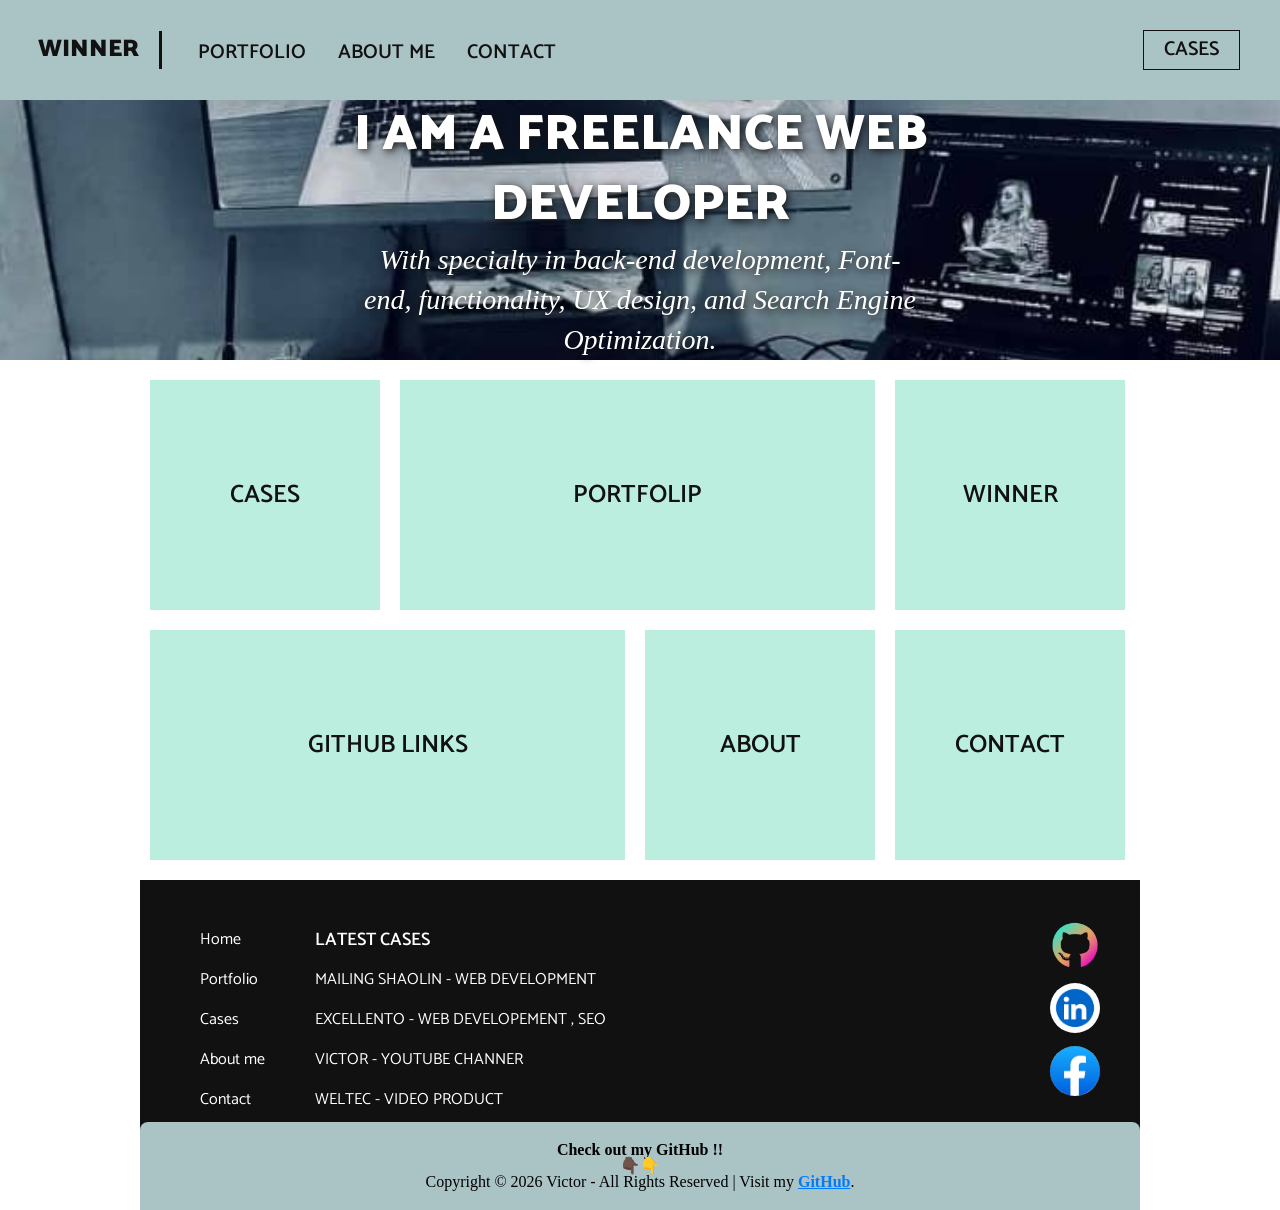
<file: index.html>
<!DOCTYPE html>  
<html > 
<head> 
    <meta charset="UTF-8"> 
    <title>My portfolio</title>
    <meta name="viewport" content="width=device-width", initial-scale="1.0">
    <link href="https://fonts.googleapis.com/css?family=Catamaran:100,200,300,400,500,600,700,800,900|Cormant+Garamond:300,300i,400,400i,500,500i,600,600i,700,700i" rel="stylesheet">
    <!-- Standard Favicons (Most Browsers) -->
    <link rel="icon" type="image/png" sizes="32x32" href="images/favicon-32x32.png">
    <link rel="icon" type="image/png" sizes="16x16" href="images/favicon-16x16.png">
    
    <!-- Fallback for Old Browsers (IE, etc.) -->
    <link rel="shortcut icon" href="images/favicon.ico">
    
    <!-- Apple Touch Icon (iOS/Safari) -->
    <link rel="apple-touch-icon" href="images/apple-touch-icon.png">
    
    <!-- Android/Chrome Icons (PWA) -->
    <link rel="icon" type="image/png" sizes="192x192" href="images/android-chrome-192x192.png">
    <link rel="icon" type="image/png" sizes="512x512" href="images/android-chrome-512x512.png">
    
    <!-- Optional: Web Manifest (PWA) -->
    <link rel="manifest" href="images/site.webmanifest">
    
    <!-- Optional: Chrome Theme Color -->
    <meta name="theme-color" content="#ffffff">
    <link rel="stylesheet" href="style.css">
</head>  
  <body>
    <header>
       <a href="index.html" class="header-brand">winner</a>
       <nav>
        <ul>
          <li><a href="Portfolio.html">Portfolio</a></li>
          <li><a href="about.html">About me</a></li>
          <li><a href="contact.html">Contact</a></li>
        </ul>
        <a href="cases.html" class="header-cases">Cases</a> 
       </nav>
    </header>
    <!-- Would it have been better here to only have a div and no section so that we could center the content correctly vertically no matter the vertical height of the device? See the CSS table code trick.-->
    <main>
        <section class="index-banner">
            <div class="vertical-center">
                <h2>I AM A FREELANCE WEB <br>DEVELOPER</h2>
                <h1>With specialty in back-end development, Font-end, functionality, UX design, and Search Engine Optimization. </h1>
          </div>
        </section>
        <div class="wrapper">
          <section class="index-link">
            <a href="cases.html"><div class="index-boxlink-square">
              <h3>Cases</h3>
            </div></a>
            <a href="Portfolio.html"><div class="index-boxlink-rectangle">
              <h3>Portfolip</h3>
            </div></a>
            <a href="index.html"><div class="index-boxlink-square">
              <h3>Winner</h3>
            </div></a>
            <a href="https://github.com/ub-victor"><div class="index-boxlink-rectangle">
              <h3>GitHub Links</h3>
            </div></a>
            <a href="about.html"><div class="index-boxlink-square">
              <h3>About</h3>
            </div></a>
            <a href="contact.html"><div class="index-boxlink-square">
              <h3>Contact</h3>
            </div></a>
          </section>
        </div>  
      </main>
      <div class="wrapper">
        <footer>
          <ul class="footer-link-main">
            <li><a href="#">Home</a></li>
            <li><a href="#">Portfolio</a></li>
            <li><a href="#">Cases</a></li>
            <li><a href="#">About me</a></li>
            <li><a href="#">Contact</a></li>
          </ul>
          <ul class="footer-links-cases">
            <li><p>Latest Cases</p></li>
            <li><a href="#">MAILING SHAOLIN - WEB DEVELOPMENT</a></li>
            <li><a href="#">EXCELLENTO - WEB DEVELOPEMENT , SEO</a></li>
            <li><a href="#">VICTOR - YOUTUBE CHANNER</a></li>
            <li><a href="#">WELTEC - VIDEO PRODUCT</a></li>
          </ul>
          <div class="footer-sm">
              <a href="https://github.com/ub-victor" target="_blank">
                <img src="image/github.png" alt="youtube icon">
              </a>
              <a href="https://www.linkedin.com/in/victoire-ushindi-46a06a285/">
                <img src="image/linkedin.png" alt="linkedin icon">
              </a>
              <a href="https://www.facebook.com/victoire.bihame.2025/">
                <img src="image/facebook.jpeg" alt="facebook icon">
              </a>
            </div>
          <div class="Reserved">
              <h2>Check out my GitHub !!</h2>
              <h2>👇🏿👇</h2>  
              <p>Copyright &copy; <span id="current-year"></span> Victor  - All Rights Reserved | Visit my <a href="https://github.com/ub-victor" target="_blank">GitHub</a>.</p>
          </div>
        </footer>
        <!-- for flexbox <footer>
          <div class="footer-content">
              <ul class="footer-link-main">
                  <li><a href="#">Home</a></li>
                  <li><a href="#">Portfolio</a></li>
                  <li><a href="#">Cases</a></li>
                  <li><a href="#">About me</a></li>
                  <li><a href="#">Contact</a></li>
              </ul>
              <ul class="footer-links-cases">
                  <li><p>Latest Cases</p></li>
                  <li><a href="#">MAILING SHAOLIN - WEB DEVELOPMENT</a></li>
                  <li><a href="#">EXCELLENTO - WEB DEVELOPEMENT , SEO</a></li>
                  <li><a href="#">MMTUTS - YOUTUBE CHANNER</a></li>
                  <li><a href="#">WELTEC - VIDEO PRODUCT</a></li>
              </ul>
              <div class="footer-sm">
                  <a href="https://www.youtube.com/channel/UCz6kyvlssf2Um4QX6Q98j5Q" target="_blank">
                      <img src="image/youtube.png" alt="youtube icon">
                  </a>
                  <a href="#"><img src="image/linkedin.png" alt="linkedin icon"></a>
                  <a href="#"><img src="image/facebook.jpeg" alt="facebook icon"></a>
              </div>
          </div>
          <div class="Reserved">
              <h2>Check out my GitHub !!</h2>
              <h2>👇🏿👇</h2>  
              <p>Copyright &copy; <span id="current-year"></span> Victor - All Rights Reserved | Visit my <a href="https://github.com/ub-victor" target="_blank">GitHub</a>.</p>
          </div>
      </footer> -->
      </div>
      <script src="main.js"></script>
  </body>
</html>
</file>
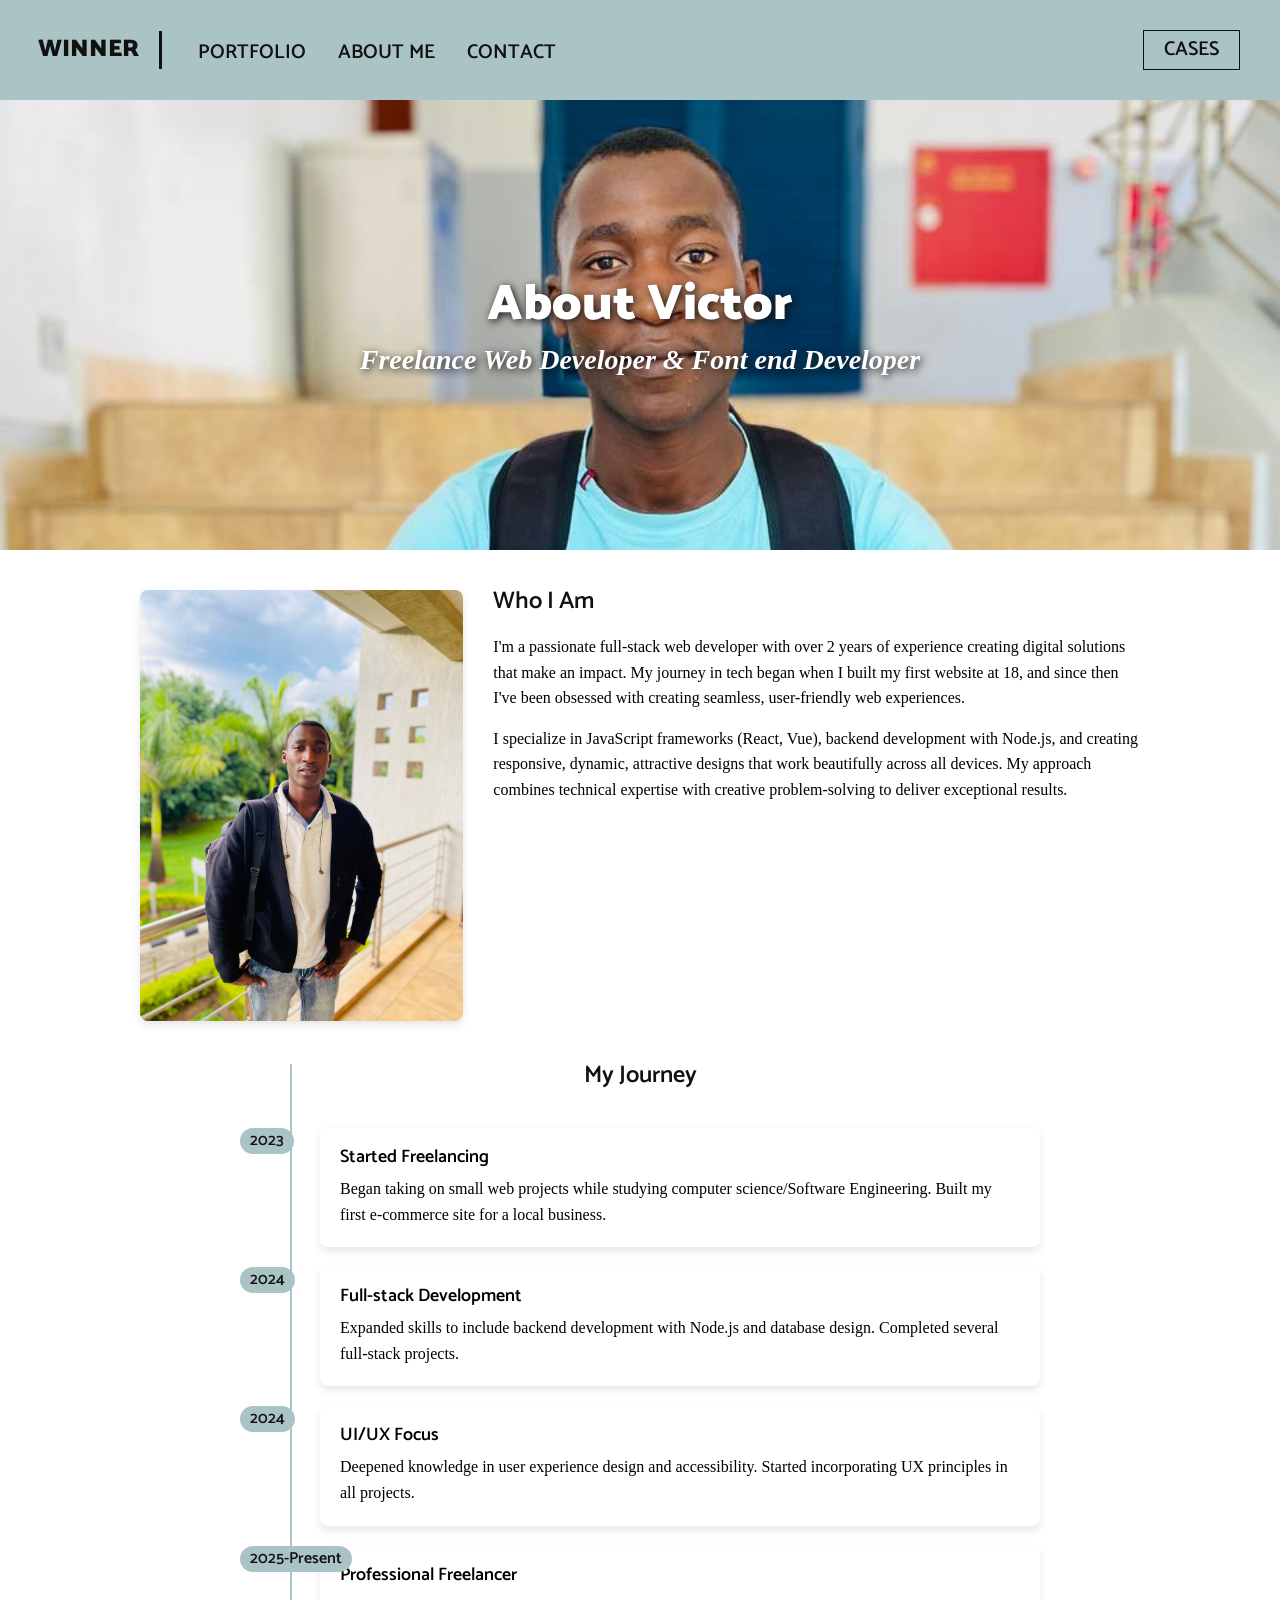
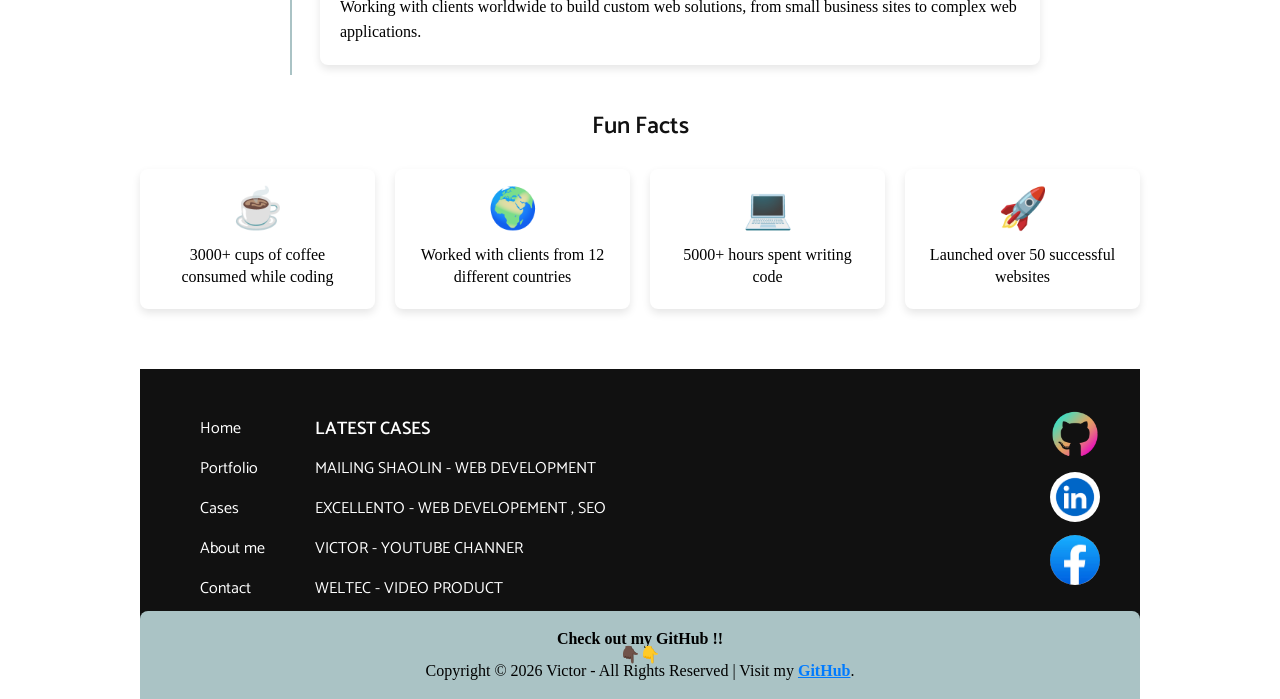
<file: about.html>
<!DOCTYPE html>  
<html> 
<head> 
    <meta charset="UTF-8"> 
    <title>About Me</title>
    <meta name="viewport" content="width=device-width, initial-scale=1.0">
    <link href="https://fonts.googleapis.com/css?family=Catamaran:100,200,300,400,500,600,700,800,900|Cormant+Garamond:300,300i,400,400i,500,500i,600,600i,700,700i" rel="stylesheet">
    <!-- Favicons -->
    <link rel="icon" type="image/png" sizes="32x32" href="images/favicon-32x32.png">
    <link rel="icon" type="image/png" sizes="16x16" href="images/favicon-16x16.png">
    <link rel="shortcut icon" href="images/favicon.ico">
    <link rel="apple-touch-icon" href="images/apple-touch-icon.png">
    <link rel="icon" type="image/png" sizes="192x192" href="images/android-chrome-192x192.png">
    <link rel="icon" type="image/png" sizes="512x512" href="images/android-chrome-512x512.png">
    <link rel="manifest" href="images/site.webmanifest">
    <meta name="theme-color" content="#ffffff">
    <link rel="stylesheet" href="style.css">
</head>
<body>
    <header>
       <a href="index.html" class="header-brand">winner</a>
       <nav>
        <ul>
          <li><a href="Portfolio.html">Portfolio</a></li>
          <li><a href="about.html">About me</a></li>
          <li><a href="contact.html">Contact</a></li>
        </ul>
        <a href="cases.html" class="header-cases">Cases</a> 
       </nav>
    </header>
    <main>
        <section class="about-banner">
            <div class="vertical-center">
                <h2>About Victor</h2>
                <h1>Freelance Web Developer & Font end Developer</h1>
            </div>
        </section>
        <section class="about-content">
            <div class="wrapper">
                <div class="about-grid">
                    <div class="about-image">
                        <img src="image/K.jpg" alt="Victor Profile Picture">
                    </div>
                    <div class="about-text">
                        <h3>Who I Am</h3>
                        <p>I'm a passionate full-stack web developer with over 2 years of experience creating digital solutions that make an impact. My journey in tech began when I built my first website at 18, and since then I've been obsessed with creating seamless, user-friendly web experiences.</p>
                        <p>I specialize in JavaScript frameworks (React, Vue), backend development with Node.js, and creating responsive, dynamic, attractive designs that work beautifully across all devices. My approach combines technical expertise with creative problem-solving to deliver exceptional results.</p>
                    </div>
                </div>
                <div class="timeline">
                    <h3>My Journey</h3>
                    <div class="timeline-item">
                        <div class="timeline-date">2023</div>
                        <div class="timeline-content">
                            <h4>Started Freelancing</h4>
                            <p>Began taking on small web projects while studying computer science/Software Engineering. Built my first e-commerce site for a local business.</p>
                        </div>
                    </div>
                    <div class="timeline-item">
                        <div class="timeline-date">2024</div>
                        <div class="timeline-content">
                            <h4>Full-stack Development</h4>
                            <p>Expanded skills to include backend development with Node.js and database design. Completed several full-stack projects.</p>
                        </div>
                    </div>
                    <div class="timeline-item">
                        <div class="timeline-date">2024</div>
                        <div class="timeline-content">
                            <h4>UI/UX Focus</h4>
                            <p>Deepened knowledge in user experience design and accessibility. Started incorporating UX principles in all projects.</p>
                        </div>
                    </div>
                    <div class="timeline-item">
                        <div class="timeline-date">2025-Present</div>
                        <div class="timeline-content">
                            <h4>Professional Freelancer</h4>
                            <p>Working with clients worldwide to build custom web solutions, from small business sites to complex web applications.</p>
                        </div>
                    </div>
                </div>
                <div class="fun-facts">
                    <h3>Fun Facts</h3>
                    <div class="facts-grid">
                        <div class="fact-item">
                            <div class="fact-icon">☕</div>
                            <p>3000+ cups of coffee consumed while coding</p>
                        </div>
                        <div class="fact-item">
                            <div class="fact-icon">🌍</div>
                            <p>Worked with clients from 12 different countries</p>
                        </div>
                        <div class="fact-item">
                            <div class="fact-icon">💻</div>
                            <p>5000+ hours spent writing code</p>
                        </div>
                        <div class="fact-item">
                            <div class="fact-icon">🚀</div>
                            <p>Launched over 50 successful websites</p>
                        </div>
                    </div>
                </div>
            </div>
        </section>
    </main>
    <div class="wrapper">
        <footer>
            <ul class="footer-link-main">
              <li><a href="index.html">Home</a></li>
              <li><a href="Portfolio.html">Portfolio</a></li>
              <li><a href="cases.html">Cases</a></li>
              <li><a href="about.html">About me</a></li>
              <li><a href="contact.html">Contact</a></li>
            </ul>
            <ul class="footer-links-cases">
              <li><p>Latest Cases</p></li>
              <li><a href="#">MAILING SHAOLIN - WEB DEVELOPMENT</a></li>
              <li><a href="#">EXCELLENTO - WEB DEVELOPEMENT , SEO</a></li>
              <li><a href="#">VICTOR - YOUTUBE CHANNER</a></li>
              <li><a href="#">WELTEC - VIDEO PRODUCT</a></li>
            </ul>
            <div class="footer-sm">
              <a href="https://github.com/ub-victor" target="_blank">
                <img src="image/github.png" alt="youtube icon">
              </a>
              <a href="https://www.linkedin.com/in/victoire-ushindi-46a06a285/">
                <img src="image/linkedin.png" alt="linkedin icon">
              </a>
              <a href="https://www.facebook.com/victoire.bihame.2025/">
                <img src="image/facebook.jpeg" alt="facebook icon">
              </a>
            </div>
            <div class="Reserved">
                <h2>Check out my GitHub !!</h2>
                <h2>👇🏿👇</h2>  
                <p>Copyright &copy; <span id="current-year"></span> Victor - All Rights Reserved | Visit my <a href="https://github.com/ub-victor" target="_blank">GitHub</a>.</p>
            </div>
        </footer>
    </div>
    <script src="main.js"></script>
</body>
</html>
</file>
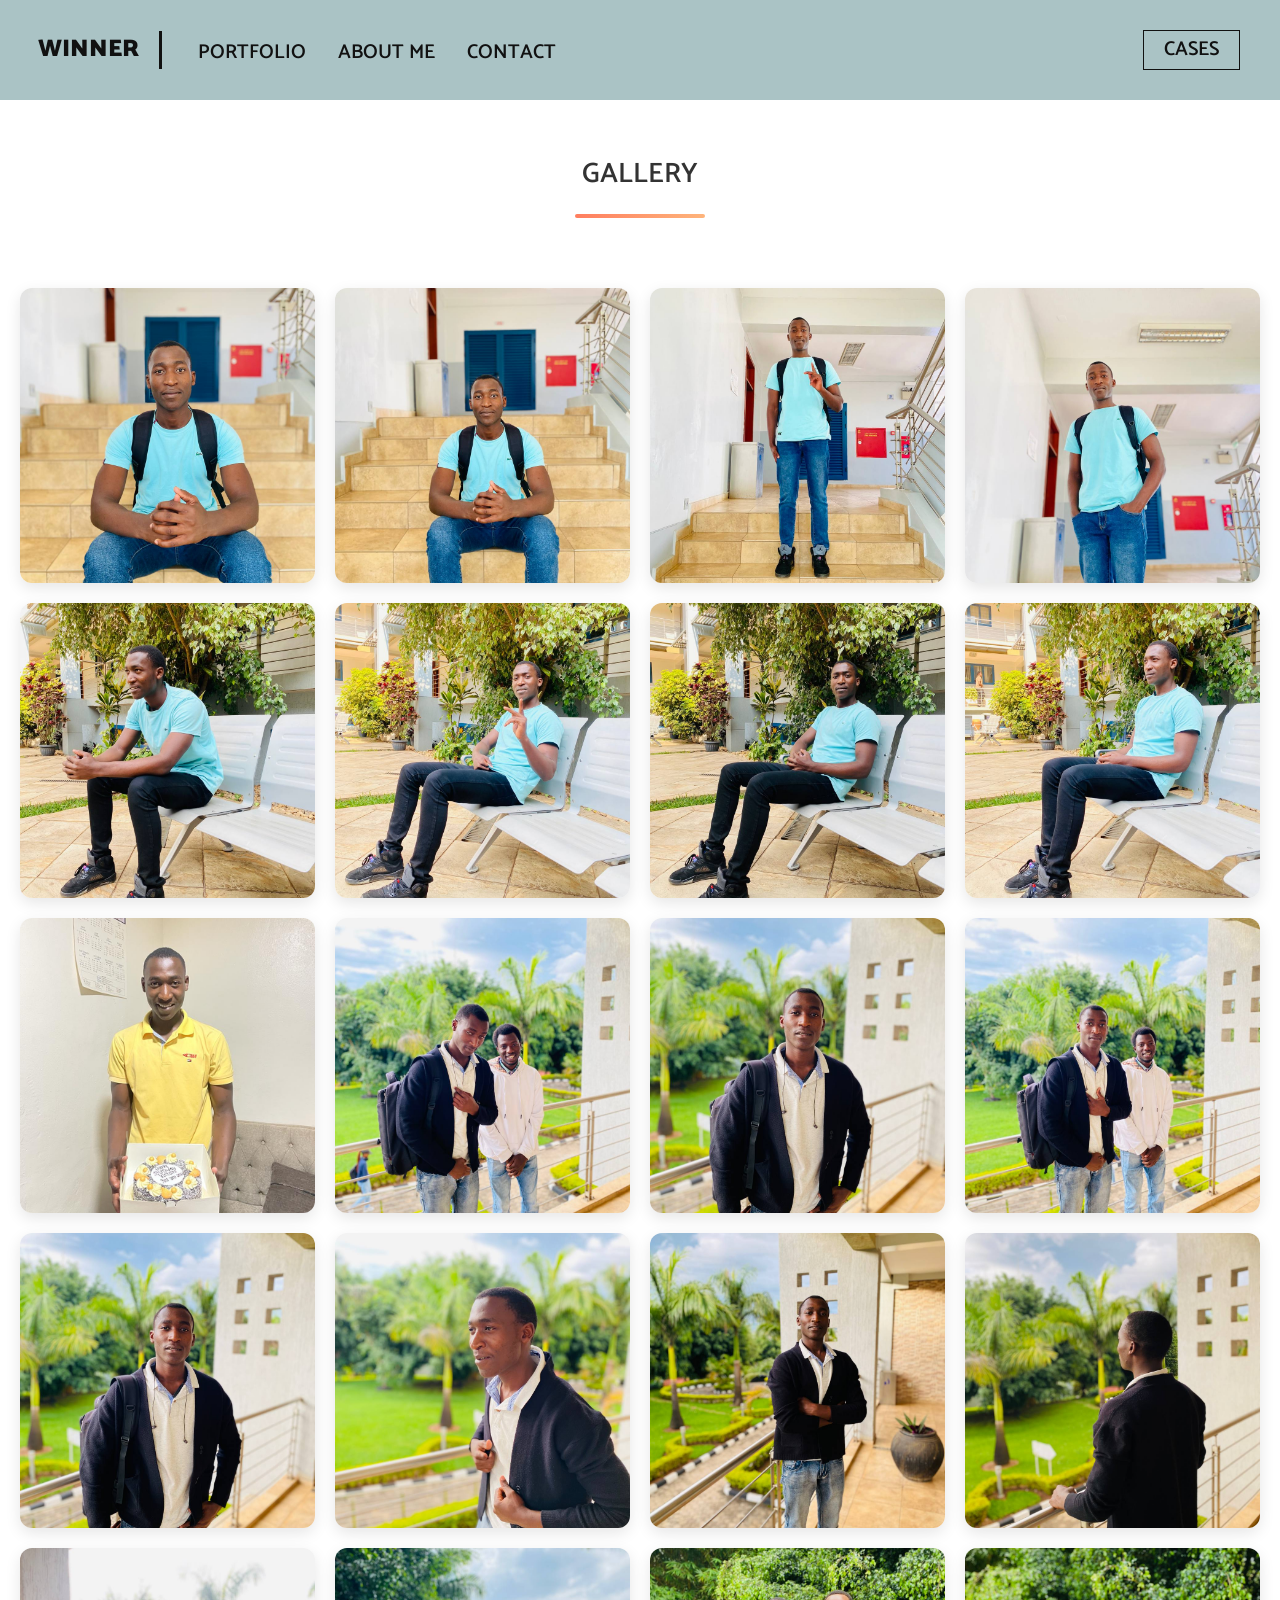
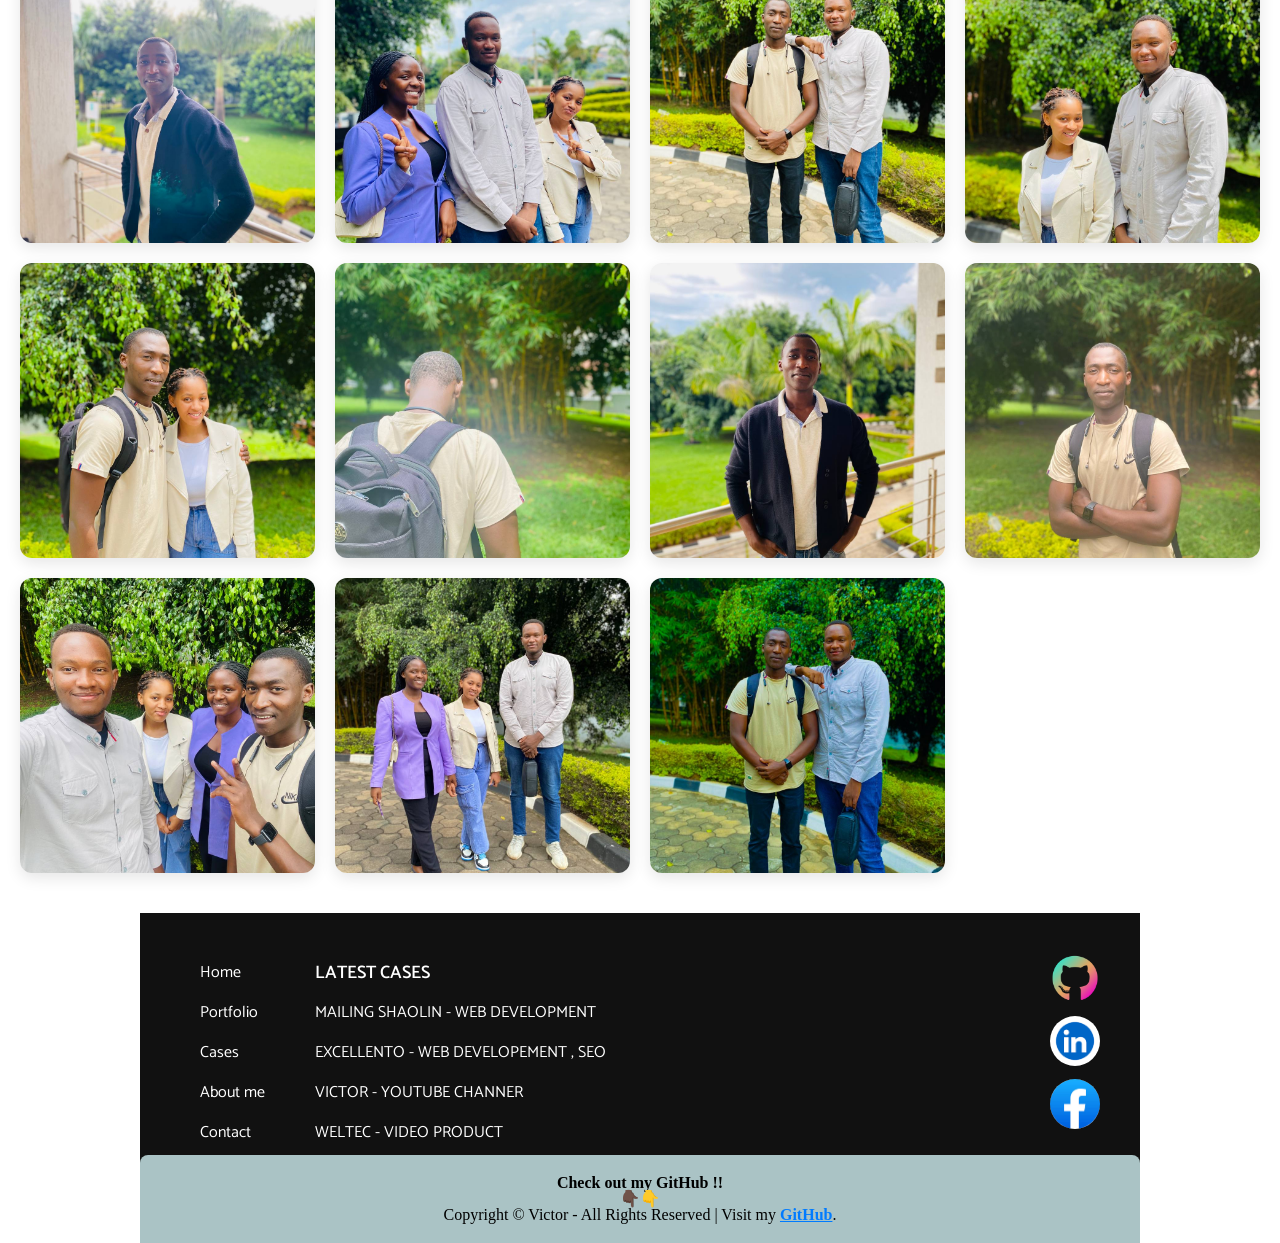
<file: case2.html>
<!DOCTYPE html>  
<html > 
<head> 
    <meta charset="UTF-8"> 
    <title>My portfolio</title>
    <meta name="viewport" content="width=device-width", initial-scale="1.0">
    <link href="https://fonts.googleapis.com/css?family=Catamaran:100,200,300,400,500,600,700,800,900|Cormant+Garamond:300,300i,400,400i,500,500i,600,600i,700,700i" rel="stylesheet">
    <!-- Standard Favicons (Most Browsers) -->
    <link rel="icon" type="image/png" sizes="32x32" href="images/favicon-32x32.png">
    <link rel="icon" type="image/png" sizes="16x16" href="images/favicon-16x16.png">
    
    <!-- Fallback for Old Browsers (IE, etc.) -->
    <link rel="shortcut icon" href="images/favicon.ico">
    
    <!-- Apple Touch Icon (iOS/Safari) -->
    <link rel="apple-touch-icon" href="images/apple-touch-icon.png">
    
    <!-- Android/Chrome Icons (PWA) -->
    <link rel="icon" type="image/png" sizes="192x192" href="images/android-chrome-192x192.png">
    <link rel="icon" type="image/png" sizes="512x512" href="images/android-chrome-512x512.png">
    
    <!-- Optional: Web Manifest (PWA) -->
    <link rel="manifest" href="images/site.webmanifest">
    
    <!-- Optional: Chrome Theme Color -->
    <meta name="theme-color" content="#ffffff">
    <link rel="stylesheet" href="style.css">
</head>
  <body>
    <header>
       <a href="index.html" class="header-brand">winner</a>
       <nav>
        <ul>
          <li><a href="Portfolio.html">Portfolio</a></li>
          <li><a href="about.html">About me</a></li>
          <li><a href="contact.html">Contact</a></li>
        </ul>
        <a href="cases.html" class="header-cases">Cases</a> 
       </nav>
    </header>
    <main>
        <div class="gal-tit">
            <h2 class="gallery-links-h2">Gallery</h2>
        </div>
        <section class="gallary-links">
            <a href="image/A.jpg" class="gallary-img">
                <img src="image/A.jpg" alt="photo1">
            </a>
            <a href="#" class="gallary-img">
                <img src="image/B.jpg" alt="photo1">
            </a>
            <a href="#" class="gallary-img">
                <img src="image/C.jpg" alt="photo1">
            </a>
            <a href="#" class="gallary-img">
                <img src="image/D.jpg" alt="photo1">
            </a>
            <a href="#" class="gallary-img">
                <img src="image/E.jpg" alt="photo1">
            </a>
            <a href="#" class="gallary-img">
                <img src="image/F.jpg" alt="photo1">
            </a>
            <a href="#" class="gallary-img">
                <img src="image/G.jpg" alt="photo1">
            </a>
            <a href="#" class="gallary-img">
                <img src="image/H.jpg" alt="photo1">
            </a>
            <a href="#" class="gallary-img">
                <img src="image/hbd.jpg" alt="photo1">
            </a>
            <a href="#" class="gallary-img">
                <img src="image/I.jpg" alt="photo1">
            </a>
            <a href="#" class="gallary-img">
                <img src="image/L.jpg" alt="photo1">
            </a>
            <a href="#" class="gallary-img">
                <img src="image/J.jpg" alt="photo1">
            </a>
            <a href="#" class="gallary-img">
                <img src="image/K.jpg" alt="photo1">
            </a>
            <a href="#" class="gallary-img">
                <img src="image/M.jpg" alt="photo1">
            </a>
            <a href="#" class="gallary-img">
                <img src="image/N.jpg" alt="photo1">
            </a>
            <a href="#" class="gallary-img">
                <img src="image/O.jpg" alt="photo1">
            </a>
            <a href="#" class="gallary-img">
                <img src="image/Q.jpg" alt="photo1">
            </a>
            <a href="#" class="gallary-img">
                <img src="image/R.jpg" alt="photo1">
            </a>
            <a href="#" class="gallary-img">
                <img src="image/S.jpg" alt="photo1">
            </a>
            <a href="#" class="gallary-img">
                <img src="image/T.jpg">
            </a>
            <a href="#" class="gallary-img">
                <img src="image/U.jpg" alt="photo1">
            </a>
            <a href="#" class="gallary-img">
                <img src="image/V.jpg" alt="photo1">
            </a>
            <a href="#" class="gallary-img">
                <img src="image/vic.jpg" alt="photo1">
            </a>
            <a href="#" class="gallary-img">
                <img src="image/W.jpg" alt="photo1">
            </a>
            <a href="#" class="gallary-img">
                <img src="image/Y.jpg" alt="photo1">
            </a>
            <a href="#" class="gallary-img">
                <img src="image/Z.jpg" alt="photo1">
            </a>
            <a href="#" class="gallary-img">
                <img src="image/X.jpg" alt="photo1">
            </a>
        </section>
    </main>
    <div class="wrapper">
        <footer>
            <ul class="footer-link-main">
              <li><a href="#">Home</a></li>
              <li><a href="#">Portfolio</a></li>
              <li><a href="#">Cases</a></li>
              <li><a href="#">About me</a></li>
              <li><a href="#">Contact</a></li>
            </ul>
            <ul class="footer-links-cases">
              <li><p>Latest Cases</p></li>
              <li><a href="#">MAILING SHAOLIN - WEB DEVELOPMENT</a></li>
              <li><a href="#">EXCELLENTO - WEB DEVELOPEMENT , SEO</a></li>
              <li><a href="#">VICTOR - YOUTUBE CHANNER</a></li>
              <li><a href="#">WELTEC - VIDEO PRODUCT</a></li>
            </ul>
            <div class="footer-sm">
              <a href="https://github.com/ub-victor" target="_blank">
                <img src="image/github.png" alt="youtube icon">
              </a>
              <a href="https://www.linkedin.com/in/victoire-ushindi-46a06a285/">
                <img src="image/linkedin.png" alt="linkedin icon">
              </a>
              <a href="https://www.facebook.com/victoire.bihame.2025/">
                <img src="image/facebook.jpeg" alt="facebook icon">
              </a>
            </div>
            <div class="Reserved">
                <h2>Check out my GitHub !!</h2>
                <h2>👇🏿👇</h2>  
                <p>Copyright &copy; <span id="current-year"></span> Victor  - All Rights Reserved | Visit my <a href="https://github.com/ub-victor" target="_blank">GitHub</a>.</p>
            </div>
          </footer>
    </div>
  </body>
</html>
</file>
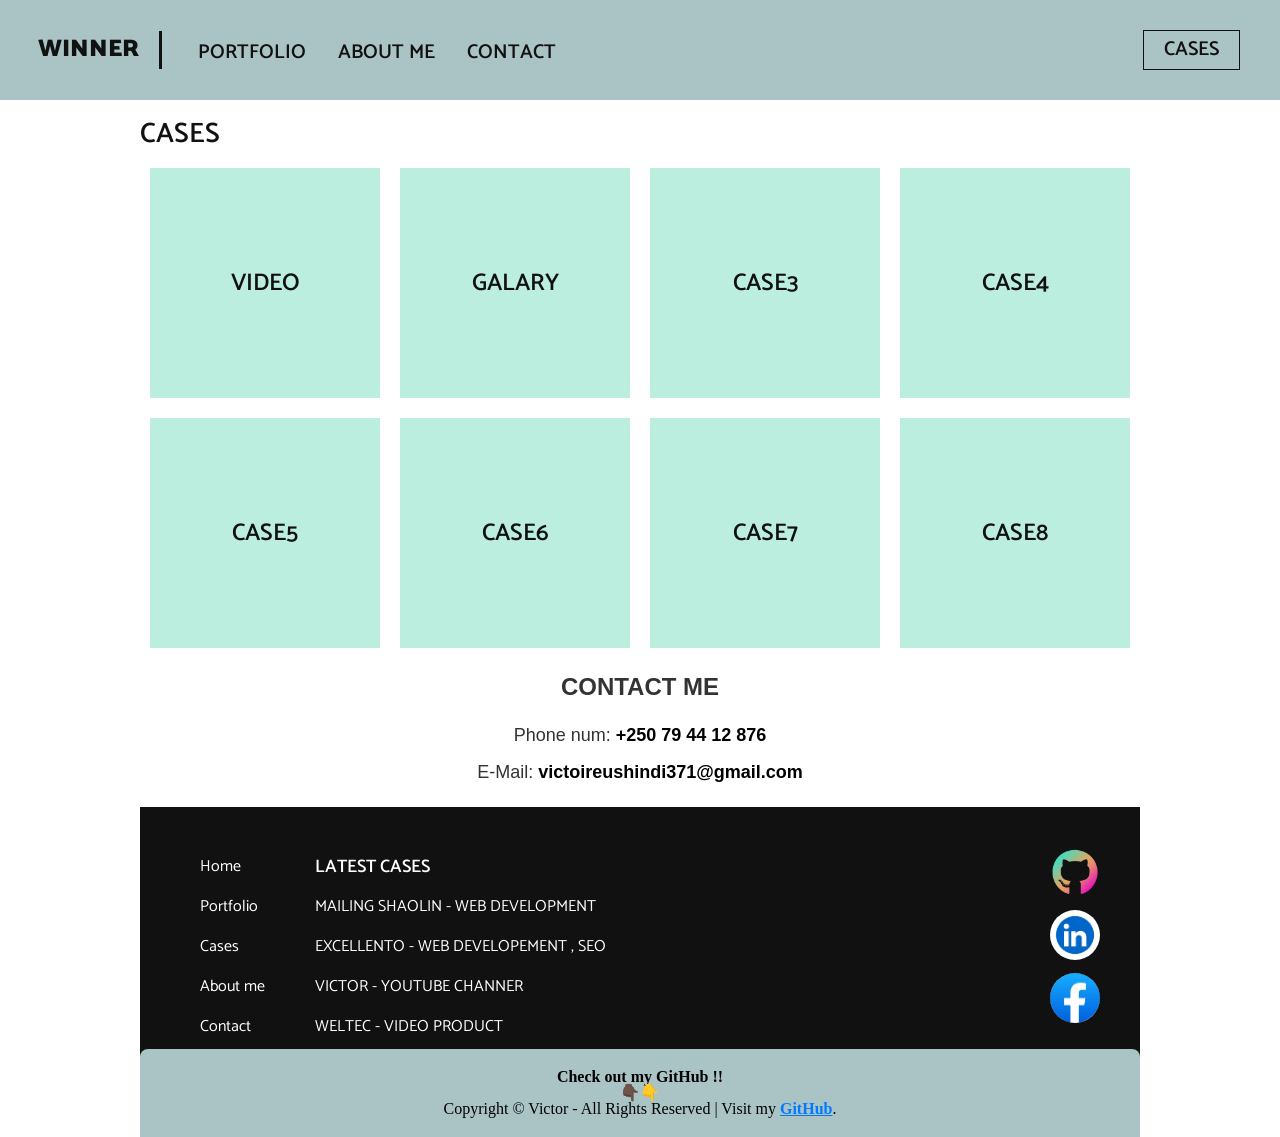
<file: cases.html>
<!DOCTYPE html>  
<html > 
<head> 
    <meta charset="UTF-8"> 
    <title>My portfolio</title>
    <meta name="viewport" content="width=device-width", initial-scale="1.0">
    <link href="https://fonts.googleapis.com/css?family=Catamaran:100,200,300,400,500,600,700,800,900|Cormant+Garamond:300,300i,400,400i,500,500i,600,600i,700,700i" rel="stylesheet">
    <!-- Standard Favicons (Most Browsers) -->
    <link rel="icon" type="image/png" sizes="32x32" href="images/favicon-32x32.png">
    <link rel="icon" type="image/png" sizes="16x16" href="images/favicon-16x16.png">
    
    <!-- Fallback for Old Browsers (IE, etc.) -->
    <link rel="shortcut icon" href="images/favicon.ico">
    
    <!-- Apple Touch Icon (iOS/Safari) -->
    <link rel="apple-touch-icon" href="images/apple-touch-icon.png">
    
    <!-- Android/Chrome Icons (PWA) -->
    <link rel="icon" type="image/png" sizes="192x192" href="images/android-chrome-192x192.png">
    <link rel="icon" type="image/png" sizes="512x512" href="images/android-chrome-512x512.png">
    
    <!-- Optional: Web Manifest (PWA) -->
    <link rel="manifest" href="images/site.webmanifest">
    
    <!-- Optional: Chrome Theme Color -->
    <meta name="theme-color" content="#ffffff">
    <link rel="stylesheet" href="style.css">
</head> 
  <body>
    <header>
       <a href="index.html" class="header-brand">winner</a>
       <nav>
        <ul>
          <li><a href="Portfolio.html">Portfolio</a></li>
          <li><a href="about.html">About me</a></li>
          <li><a href="contact.html">Contact</a></li>
        </ul>
        <a href="cases.html" class="header-cases">Cases</a> 
       </nav>
    </header>
    <!-- Would it have been better here to only have a div and no section so that we could center the content correctly vertically no matter the vertical height of the device? See the CSS table code trick.-->
    <main>
        <section class="cases-links">
            <div class="wrapper">
                <h2>Cases</h2>
                <a href="case1.html"><div class="cases-link">
                    <p>Video</p>
                </div></a>
                <a href="case2.html"><div class="cases-link">
                    <p>Galary</p>
                </div></a>
                <a href="case3.html"><div class="cases-link">
                    <p>Case3</p>
                </div></a>
                <a href="case4.html"><div class="cases-link">
                    <p>Case4</p>
                </div></a>
                <a href="case5.html"><div class="cases-link">
                    <p>Case5</p>
                </div></a>
                <a href="case6.html"><div class="cases-link">
                    <p>Case6</p>
                </div></a>
                <a href="case7.html"><div class="cases-link">
                    <p>Case7</p>
                </div></a>
                <a href="case8.html"><div class="cases-link">
                    <p>Case8</p>
                </div></a>
            </div>
        </section>
        <div class="contact">
            <h2>Contact Me</h2>
            <p>Phone num: <span>+250 79 44 12 876</span></p>
            <p>E-Mail: <span>victoireushindi371@gmail.com</span></p>
        </div>     
    </main>
    <div class="wrapper">
        <footer>
            <ul class="footer-link-main">
              <li><a href="#">Home</a></li>
              <li><a href="#">Portfolio</a></li>
              <li><a href="#">Cases</a></li>
              <li><a href="#">About me</a></li>
              <li><a href="#">Contact</a></li>
            </ul>
            <ul class="footer-links-cases">
              <li><p>Latest Cases</p></li>
              <li><a href="#">MAILING SHAOLIN - WEB DEVELOPMENT</a></li>
              <li><a href="#">EXCELLENTO - WEB DEVELOPEMENT , SEO</a></li>
              <li><a href="#">VICTOR - YOUTUBE CHANNER</a></li>
              <li><a href="#">WELTEC - VIDEO PRODUCT</a></li>
            </ul>
            <div class="footer-sm">
              <a href="https://github.com/ub-victor" target="_blank">
                <img src="image/github.png" alt="youtube icon">
              </a>
              <a href="https://www.linkedin.com/in/victoire-ushindi-46a06a285/">
                <img src="image/linkedin.png" alt="linkedin icon">
              </a>
              <a href="https://www.facebook.com/victoire.bihame.2025/">
                <img src="image/facebook.jpeg" alt="facebook icon">
              </a>
            </div>
            <div class="Reserved">
                <h2>Check out my GitHub !!</h2>
                <h2>👇🏿👇</h2>  
                <p>Copyright &copy; <span id="current-year"></span> Victor  - All Rights Reserved | Visit my <a href="https://github.com/ub-victor" target="_blank">GitHub</a>.</p>
            </div>
          </footer>
    </div>
  </body>
</html>
</file>
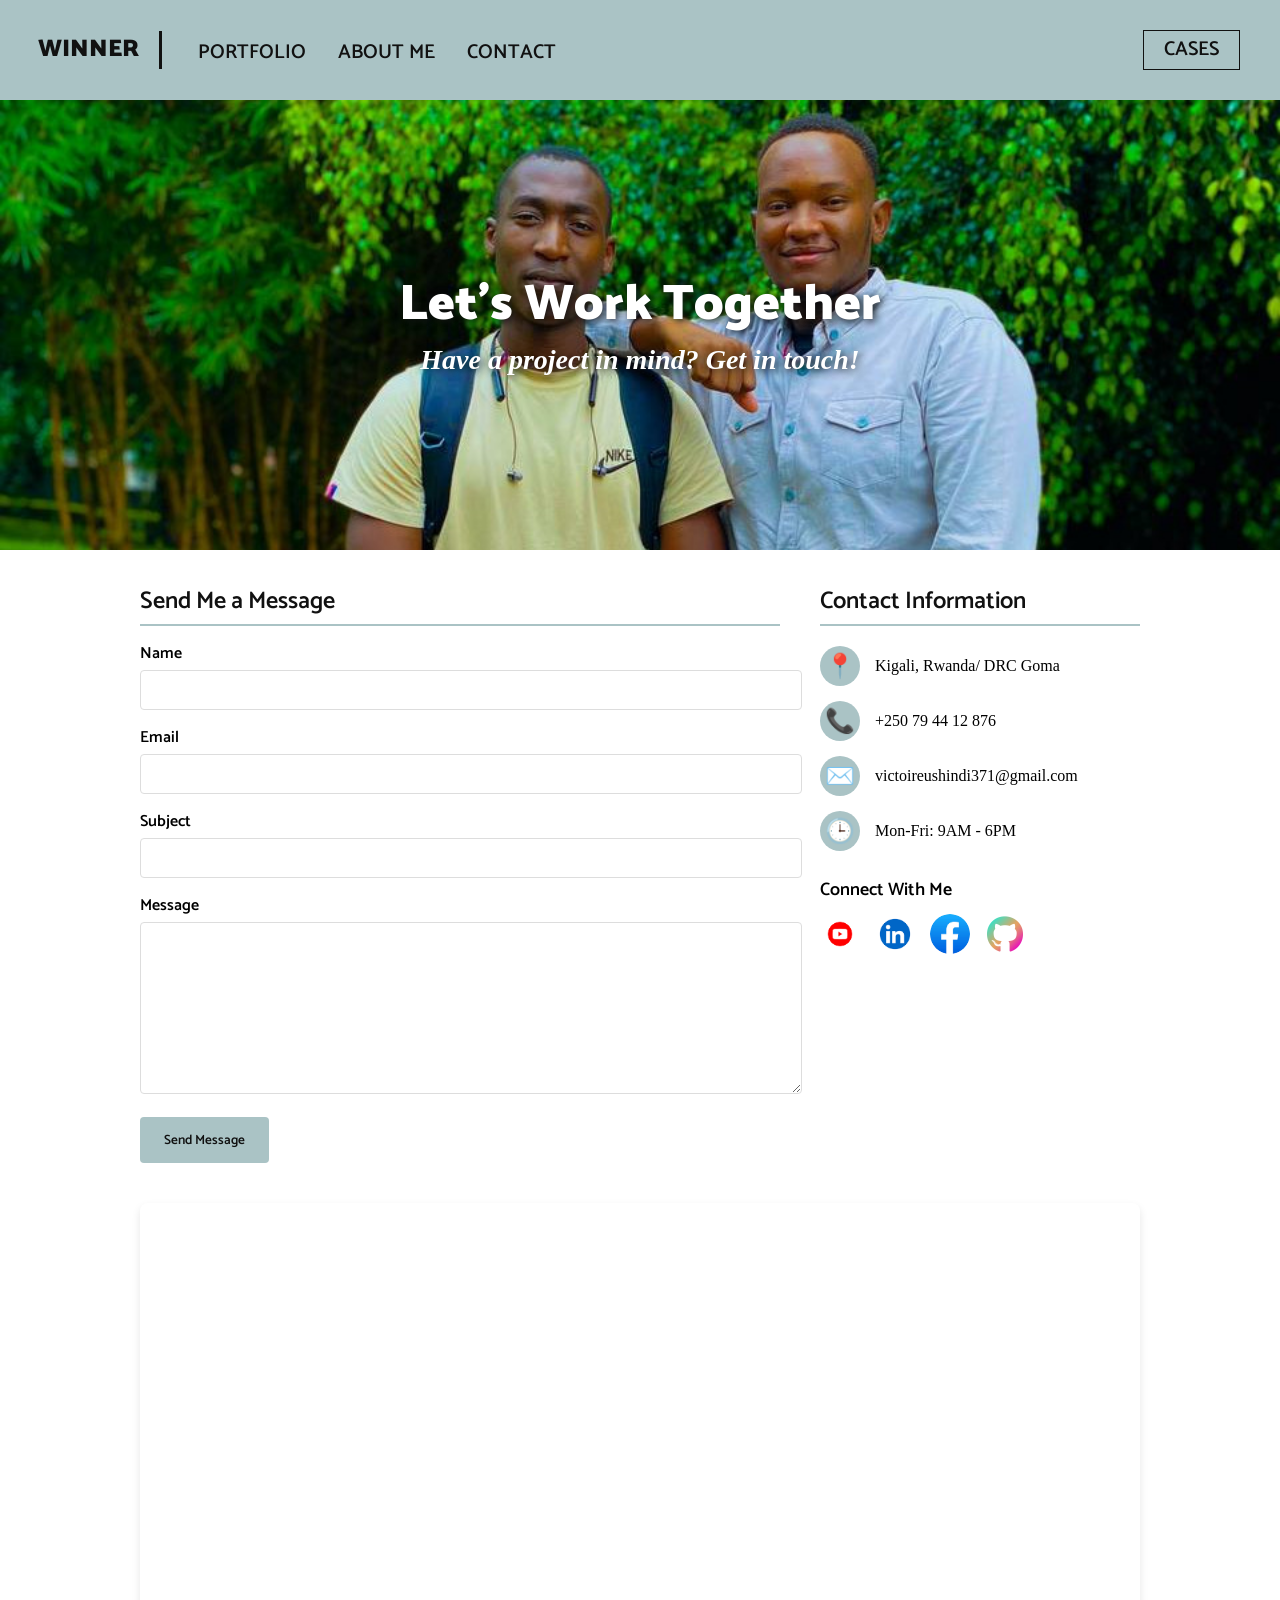
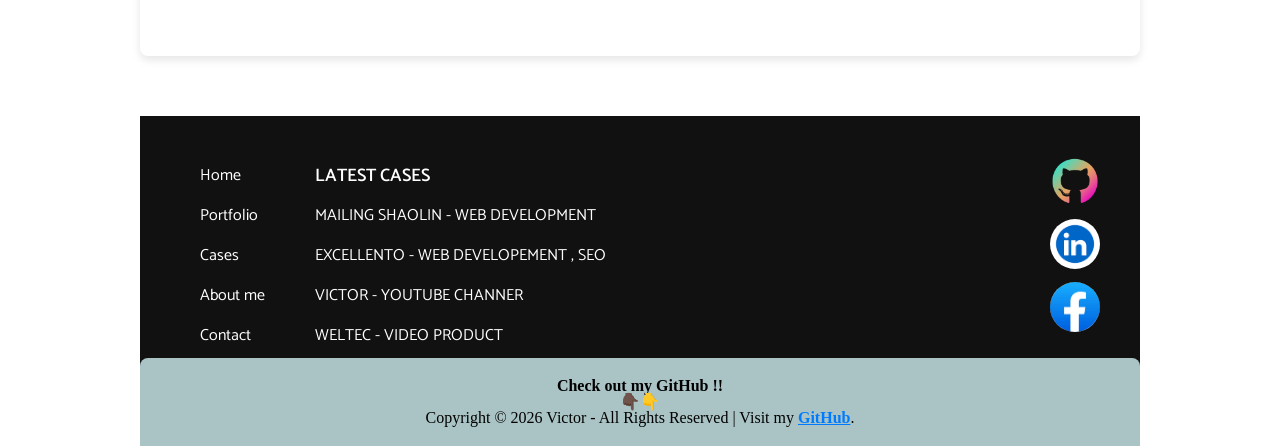
<file: contact.html>
<!DOCTYPE html>  
<html> 
<head> 
    <meta charset="UTF-8"> 
    <title>Contact Me</title>
    <meta name="viewport" content="width=device-width, initial-scale=1.0">
    <link href="https://fonts.googleapis.com/css?family=Catamaran:100,200,300,400,500,600,700,800,900|Cormant+Garamond:300,300i,400,400i,500,500i,600,600i,700,700i" rel="stylesheet">
    <!-- Favicons -->
    <link rel="icon" type="image/png" sizes="32x32" href="images/favicon-32x32.png">
    <link rel="icon" type="image/png" sizes="16x16" href="images/favicon-16x16.png">
    <link rel="shortcut icon" href="images/favicon.ico">
    <link rel="apple-touch-icon" href="images/apple-touch-icon.png">
    <link rel="icon" type="image/png" sizes="192x192" href="images/android-chrome-192x192.png">
    <link rel="icon" type="image/png" sizes="512x512" href="images/android-chrome-512x512.png">
    <link rel="manifest" href="images/site.webmanifest">
    <meta name="theme-color" content="#ffffff">
    <link rel="stylesheet" href="style.css">
</head>
<body>
    <header>
       <a href="index.html" class="header-brand">winner</a>
       <nav>
        <ul>
          <li><a href="Portfolio.html">Portfolio</a></li>
          <li><a href="about.html">About me</a></li>
          <li><a href="contact.html">Contact</a></li>
        </ul>
        <a href="cases.html" class="header-cases">Cases</a> 
       </nav>
    </header>
    <main>
        <section class="contact-banner">
            <div class="vertical-center">
                <h2>Let's Work Together</h2>
                <h1>Have a project in mind? Get in touch!</h1>
            </div>
        </section>
        <section class="contact-content">
            <div class="wrapper">
                <div class="contact-grid">
                    <div class="contact-form">
                        <h3>Send Me a Message</h3>
                        <form id="contactForm">
                            <div class="form-group">
                                <label for="name">Name</label>
                                <input type="text" id="name" name="name" required>
                            </div>
                            <div class="form-group">
                                <label for="email">Email</label>
                                <input type="email" id="email" name="email" required>
                            </div>
                            <div class="form-group">
                                <label for="subject">Subject</label>
                                <input type="text" id="subject" name="subject" required>
                            </div>
                            <div class="form-group">
                                <label for="message">Message</label>
                                <textarea id="message" name="message" rows="5" required></textarea>
                            </div>
                            <button type="submit" class="submit-btn">Send Message</button>
                            <div id="form-message"></div>
                        </form>
                    </div>
                    <div class="contact-info">
                        <h3>Contact Information</h3>
                        <div class="info-item">
                            <div class="info-icon">📍</div>
                            <p>Kigali, Rwanda/ DRC Goma</p>
                        </div>
                        <div class="info-item">
                            <div class="info-icon">📞</div>
                            <p>+250 79 44 12 876</p>
                        </div>
                        <div class="info-item">
                            <div class="info-icon">✉️</div>
                            <p>victoireushindi371@gmail.com</p>
                        </div>
                        <div class="info-item">
                            <div class="info-icon">🕒</div>
                            <p>Mon-Fri: 9AM - 6PM</p>
                        </div>
                        <div class="social-links">
                            <h4>Connect With Me</h4>
                            <div class="social-icons">
                                <a href="https://www.youtube.com/channel/UCz6kyvlssf2Um4QX6Q98j5Q" target="_blank">
                                    <img src="image/youtube.png" alt="YouTube">
                                </a>
                                <a href="#" target="_blank">
                                    <img src="image/linkedin.png" alt="LinkedIn">
                                </a>
                                <a href="#" target="_blank">
                                    <img src="image/facebook.jpeg" alt="Facebook">
                                </a>
                                <a href="https://github.com/ub-victor" target="_blank">
                                    <img src="image/github.png" alt="GitHub">
                                </a>
                            </div>
                        </div>
                    </div>
                </div>
                <div class="map-container">
                    <iframe src="https://www.google.com/maps/embed?pb=!1m18!1m12!1m3!1d3987.490317489007!2d30.05870281475392!3d-1.9535375370214735!2m3!1f0!2f0!3f0!3m2!1i1024!2i768!4f13.1!3m3!1m2!1s0x19dca6e5a1e8c3c9%3A0x1baf6a4b8e6d3b1f!2sKigali%2C%20Rwanda!5e0!3m2!1sen!2sus!4v1620000000000!5m2!1sen!2sus" width="100%" height="450" style="border:0;" allowfullscreen="" loading="lazy"></iframe>
                </div>
            </div>
        </section>
    </main>
    <div class="wrapper">
        <footer>
            <ul class="footer-link-main">
              <li><a href="index.html">Home</a></li>
              <li><a href="Portfolio.html">Portfolio</a></li>
              <li><a href="cases.html">Cases</a></li>
              <li><a href="about.html">About me</a></li>
              <li><a href="contact.html">Contact</a></li>
            </ul>
            <ul class="footer-links-cases">
              <li><p>Latest Cases</p></li>
              <li><a href="#">MAILING SHAOLIN - WEB DEVELOPMENT</a></li>
              <li><a href="#">EXCELLENTO - WEB DEVELOPEMENT , SEO</a></li>
              <li><a href="#">VICTOR - YOUTUBE CHANNER</a></li>
              <li><a href="#">WELTEC - VIDEO PRODUCT</a></li>
            </ul>
            <div class="footer-sm">
              <a href="https://github.com/ub-victor" target="_blank">
                <img src="image/github.png" alt="youtube icon">
              </a>
              <a href="https://www.linkedin.com/in/victoire-ushindi-46a06a285/">
                <img src="image/linkedin.png" alt="linkedin icon">
              </a>
              <a href="https://www.facebook.com/victoire.bihame.2025/">
                <img src="image/facebook.jpeg" alt="facebook icon">
              </a>
            </div>
            <div class="Reserved">
                <h2>Check out my GitHub !!</h2>
                <h2>👇🏿👇</h2>  
                <p>Copyright &copy; <span id="current-year"></span> Victor - All Rights Reserved | Visit my <a href="https://github.com/ub-victor" target="_blank">GitHub</a>.</p>
            </div>
        </footer>
    </div>
    <script src="contact.js"></script>
    <script src="main.js"></script>
</body>
</html>
</file>
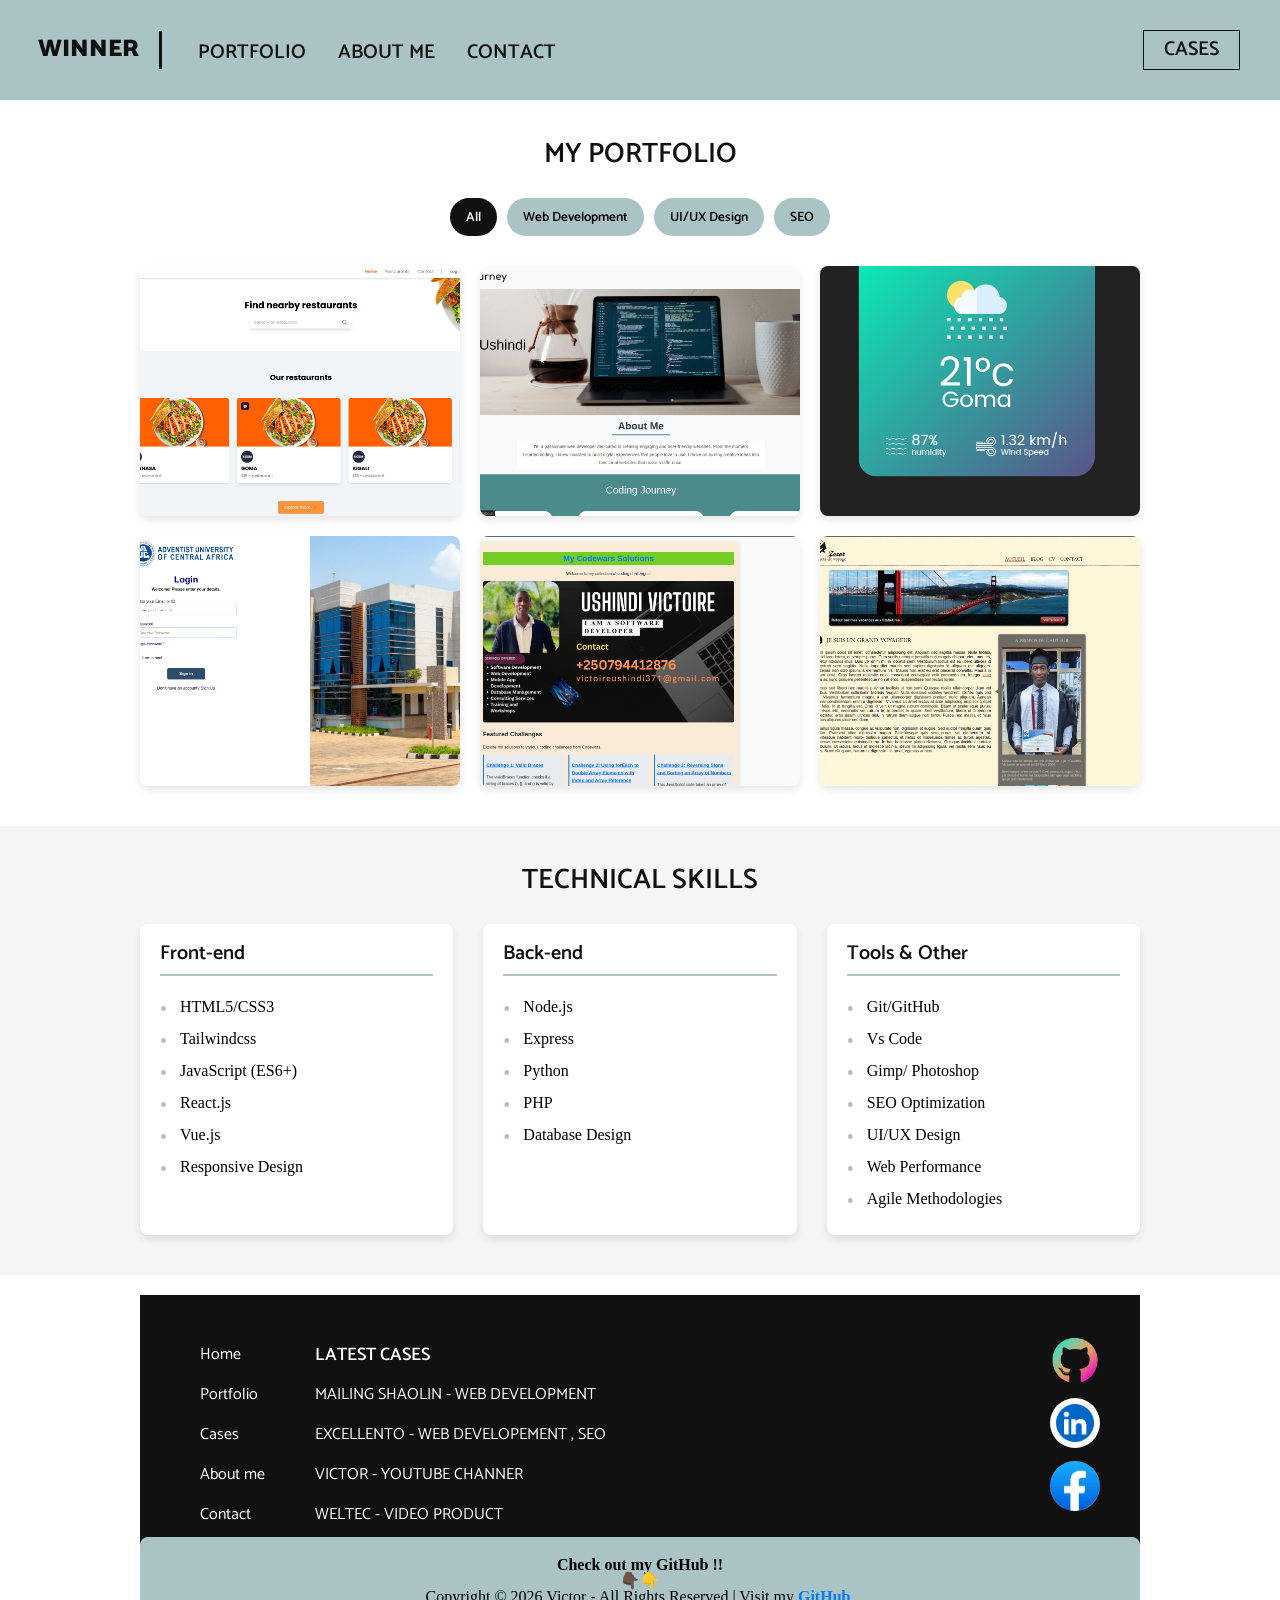
<file: Portfolio.html>
<!DOCTYPE html>  
<html> 
<head> 
    <meta charset="UTF-8"> 
    <title>My Portfolio</title>
    <meta name="viewport" content="width=device-width, initial-scale=1.0">
    <link href="https://fonts.googleapis.com/css?family=Catamaran:100,200,300,400,500,600,700,800,900|Cormant+Garamond:300,300i,400,400i,500,500i,600,600i,700,700i" rel="stylesheet">
    <!-- Favicons -->
    <link rel="icon" type="image/png" sizes="32x32" href="images/favicon-32x32.png">
    <link rel="icon" type="image/png" sizes="16x16" href="images/favicon-16x16.png">
    <link rel="shortcut icon" href="images/favicon.ico">
    <link rel="apple-touch-icon" href="images/apple-touch-icon.png">
    <link rel="icon" type="image/png" sizes="192x192" href="images/android-chrome-192x192.png">
    <link rel="icon" type="image/png" sizes="512x512" href="images/android-chrome-512x512.png">
    <link rel="manifest" href="images/site.webmanifest">
    <meta name="theme-color" content="#ffffff">
    <link rel="stylesheet" href="style.css">
</head>
<body>
    <header>
       <a href="index.html" class="header-brand">winner</a>
       <nav>
        <ul>
          <li><a href="Portfolio.html">Portfolio</a></li>
          <li><a href="about.html">About me</a></li>
          <li><a href="contact.html">Contact</a></li>
        </ul>
        <a href="cases.html" class="header-cases">Cases</a> 
       </nav>
    </header>
    <main>
        <section class="portfolio-section">
            <div class="wrapper">
                <h2>My Portfolio</h2>
                <div class="portfolio-categories">
                    <button class="category-btn active" data-category="all">All</button>
                    <button class="category-btn" data-category="web">Web Development</button>
                    <button class="category-btn" data-category="design">UI/UX Design</button>
                    <button class="category-btn" data-category="seo">SEO</button>
                </div>
                <div class="portfolio-items">
                    <div class="portfolio-item" data-category="web">
                        <img src="image/awesome.png" alt="Awesome Project">
                        <div class="portfolio-overlay">
                            <h3>Awesome Restaurant Page</h3>
                            <p>Full-stack development with React & Node.js</p>
                            <a href="https://awesome-resto.netlify.app/" class="portfolio-link">View Project</a>
                        </div>
                    </div>
                    <div class="portfolio-item" data-category="web">
                        <img src="image/webjourney.png" alt="Website showcase">
                        <div class="portfolio-overlay">
                            <h3>Website showcase</h3>
                            <p>Responsive design</p>
                            <a href="https://web-development-website.netlify.app/" class="portfolio-link">View Project</a>
                        </div>
                    </div>
                    <div class="portfolio-item" data-category="design">
                        <img src="image/weather.png" alt="Mobile App Design">
                        <div class="portfolio-overlay">
                            <h3>Weather App UI</h3>
                            <p>Mobile application interface design</p>
                            <a href="https://weather-app-js-html-css.netlify.app/" class="portfolio-link">View Project</a>
                        </div>
                    </div>
                    <div class="portfolio-item" data-category="design">
                        <img src="image/aucalogin.png" alt="Website Redesign">
                        <div class="portfolio-overlay">
                            <h3>Auca login page</h3>
                            <p>Login page website</p>
                            <a href="https://auca-login-page.netlify.app/" class="portfolio-link">View Project</a>
                        </div>
                    </div>
                    <div class="portfolio-item" data-category="seo">
                        <img src="image/codewars.png" alt="SEO Campaign">
                        <div class="portfolio-overlay">
                            <h3>Codewars Campaign</h3>
                            <p>Coderwars Website Challenges</p>
                            <a href="https://mycodewarssolution.netlify.app/" class="portfolio-link">View Project</a>
                        </div>
                    </div>
                    <div class="portfolio-item" data-category="web">
                        <img src="image/zozo.png" alt="Web Application">
                        <div class="portfolio-overlay">
                            <h3>Zozor Website</h3>
                            <p>Zozor Website challenge project</p>
                            <a href="https://zozor-website.netlify.app/" class="portfolio-link">View Project</a>
                        </div>
                    </div>
                </div>
            </div>
        </section>
        <section class="skills-section">
            <div class="wrapper">
                <h2>Technical Skills</h2>
                <div class="skills-container">
                    <div class="skill-category">
                        <h3>Front-end</h3>
                        <ul>
                            <li>HTML5/CSS3</li>
                            <li>Tailwindcss</li>
                            <li>JavaScript (ES6+)</li>
                            <li>React.js</li>
                            <li>Vue.js</li>
                            <li>Responsive Design</li>
                        </ul>
                    </div>
                    <div class="skill-category">
                        <h3>Back-end</h3>
                        <ul>
                            <li>Node.js</li>
                            <li>Express</li>
                            <li>Python</li>
                            <li>PHP</li>
                            <li>Database Design</li>
                        </ul>
                    </div>
                    <div class="skill-category">
                        <h3>Tools & Other</h3>
                        <ul>
                            <li>Git/GitHub</li>
                            <li>Vs Code</li>
                            <li>Gimp/ Photoshop</li>
                            <li>SEO Optimization</li>
                            <li>UI/UX Design</li>
                            <li>Web Performance</li>
                            <li>Agile Methodologies</li>
                        </ul>
                    </div>
                </div>
            </div>
        </section>
    </main>
    <div class="wrapper">
        <footer>
            <ul class="footer-link-main">
              <li><a href="index.html">Home</a></li>
              <li><a href="Portfolio.html">Portfolio</a></li>
              <li><a href="cases.html">Cases</a></li>
              <li><a href="about.html">About me</a></li>
              <li><a href="contact.html">Contact</a></li>
            </ul>
            <ul class="footer-links-cases">
              <li><p>Latest Cases</p></li>
              <li><a href="#">MAILING SHAOLIN - WEB DEVELOPMENT</a></li>
              <li><a href="#">EXCELLENTO - WEB DEVELOPEMENT , SEO</a></li>
              <li><a href="#">VICTOR - YOUTUBE CHANNER</a></li>
              <li><a href="#">WELTEC - VIDEO PRODUCT</a></li>
            </ul>
            <div class="footer-sm">
              <a href="https://github.com/ub-victor" target="_blank">
                <img src="image/github.png" alt="youtube icon">
              </a>
              <a href="https://www.linkedin.com/in/victoire-ushindi-46a06a285/">
                <img src="image/linkedin.png" alt="linkedin icon">
              </a>
              <a href="https://www.facebook.com/victoire.bihame.2025/">
                <img src="image/facebook.jpeg" alt="facebook icon">
              </a>
            </div>
            <div class="Reserved">
                <h2>Check out my GitHub !!</h2>
                <h2>👇🏿👇</h2>  
                <p>Copyright &copy; <span id="current-year"></span> Victor - All Rights Reserved | Visit my <a href="https://github.com/ub-victor" target="_blank">GitHub</a>.</p>
            </div>
        </footer>
    </div>
    <script src="portfolio.js"></script>
    <script src="main.js"></script>
</body>
</html>
</file>
<file: style.css>
/*
html5doctor.com Reset Stylesheet
v1.6.1
Last Updated: 2010-09-17
Author: Richard Clark - http://richclarkdesign.com
Twitter: @rich_clark
*/

html, body, div, span, object, iframe,
h1, h2, h3, h4, h5, h6, p, blockquote, pre,
abbr, address, cite, code,
del, dfn, em, img, ins, kbd, q, samp,
small, strong, sub, sup, var,
b, i,
dl, dt, dd, ol, ul, li,
fieldset, form, label, legend,
table, caption, tbody, tfoot, thead, tr, th, td,
article, aside, canvas, details, figcaption, figure,
footer, header, hgroup, menu, nav, section, summary,
time, mark, audio, video {
    margin:0;
    padding:0;
    border:0;
    outline:0;
    font-size:100%;
    vertical-align:baseline;
    background:transparent;
}

body, html {
    height: 100%;
}
body {
    line-height:1;
}

article,aside,details,figcaption,figure,
footer,header,hgroup,menu,nav,section {
    display:block;
}

nav ul {
    list-style:none;
}

blockquote, q {
    quotes:none;
}

blockquote:before, blockquote:after,
q:before, q:after {
    content:'';
    content:none;
}

a {
    margin:0;
    padding:0;
    font-size:100%;
    vertical-align:baseline;
    background:transparent;
}

/* change colours to suit your needs */
ins {
    background-c
    olor:#ff9;
    color:#000;
    text-decoration:none;
}

/* change colours to suit your needs */
mark {
    background-color:#ff9;
    color:#000;
    font-style:italic;
    font-weight:bold;
}

del {
    text-decoration: line-through;
}

abbr[title], dfn[title] {
    border-bottom:1px dotted;
    cursor:help;
}

table {
    border-collapse:collapse;
    border-spacing:0;
}

/* change border colour to suit your needs */
hr {
    display:block;
    height:1px;
    border:0;  
    border-top:1px solid #cccccc;
    margin:1em 0;
    padding:0;
}

input, select {
    vertical-align:middle;
}

/* MY CODE*/
*{
    text-decoration: none;
}

main{
    padding-top: 100px; /*Which is the height of of the hearder*/
}

/* Header */
header {
    position: fixed;
    top: 0;
    right: 0;
    left: 0;
    background-color: #aac3c5;
    width: 100%;
    height: 100px;
    z-index: 1000;
}

/* Style for header brand */
header .header-brand {
    font-family: Catamaran;
    font-size: 24px;
    font-weight: 900;
    color: #111;
    text-transform: uppercase;
    display: block;
    margin: 0 auto;
    text-align: center;
    padding: 20px 0;
    transition: all 0.3s ease;
}

header .header-brand:hover {
    font-size: 25px;
    color: #ff0000;
}

/* Style for navigation ul */
header nav ul {
    display: block;
    margin: 0 auto;
    width: fit-content;
}

/* Style for list items */
header nav ul li {
    display: inline-block;
    float: left;
    list-style: none;
    padding: 0 16px;    
}

/* Style for links inside ul with hover effect including animated line */
header nav ul a {
    position: relative;
    font-family: Catamaran;
    font-size: 18px;
    color: #111;
    font-weight: 600;
    text-transform: uppercase;
    text-decoration: none;
    overflow: hidden;
    transition: color 0.3s ease;
}

/* Change color on hover */
header nav ul a:hover {
    color: #ff0000;
}

/* Create the sliding line effect on hover */
header nav ul a::after {
    content: "";
    position: absolute;
    bottom: -4px;
    left: 0;
    height: 2px;
    width: 0;
    background-color: #ff0000;
    transition: width 0.3s ease;
}

header nav ul a:hover::after {
    width: 100%;
}

/* Style for "Cases" link, initially hidden */
header .header-cases {
    display: none;
}

/* Responsive styles for screens >= 1000px */
@media only screen and (min-width: 1000px) {
    header .header-brand {
        margin: 31px 0;
        text-align: left;
        line-height: 38px; 
        padding: 0px 20px 0px 38px;
        border-right: 3px solid #111;
        float: left;
        transition: all 0.3s ease;
    }

    header .header-brand:hover {
        font-size: 26px;
        color: #ff0000;
    }

    header nav ul {
        margin: 45px 0px 0px 20px;
        float: left;
    }

    header nav ul a {
        font-size: 20px;
        line-height: 10px;
    }

    header .header-cases {
        display: block;
        font-family: Catamaran;
        font-size: 20px;
        color: #111;
        font-weight: 600;
        text-transform: uppercase;
        line-height: 38px;
        border: 1px solid #111;
        float: right;
        margin-right: 40px;
        margin-top: 30px;
        padding: 0 20px;
        transition: all 0.3s ease;
    }

    header .header-cases:hover {
        background-color: #ccc;
        color: #222;
    }
}
/* INDEX*/

.index-banner{
    width: 100%;
    /* Set the height of the banner to fill the viewport height minus the header height */
    height: calc(100vh - 100px);
    max-height: 250px;
    background-image: url(image/bac.jpg);
    background-repeat: no-repeat;
    background-position:center;
    background-size: cover;
    /* Center content vertically within the banner */
    display: table;
}

.vertical-center{
    /* Align content vertically within the parent container */
    display: table-cell;
    vertical-align: middle;
}

.index-banner h2 {
    font-family: Catamaran;
    font-size: 40px;
    font-weight: 900;
    line-height: 55px;
    color: #fff;
    text-align: center;
    text-shadow: 2px 2px 8px #111; 
}

.index-banner h1 {
    font-family: Catamaran Garamond;
    font-size: 20px;
    font-weight: bold;
    font-style: italic;
    line-height: 30px;
    color: #fff;
    text-align: center;
    text-shadow: 2px 2px 8px #111; 
}

.index-link div {
    margin: 16px 16px 0;
    /* Set the width of the div to be the full width of its container minus 32px (16px margin on each side) */
    width: calc(100% - 32px);
    height: 100px;
    background-color: #c6e4d6;
}

.index-link div h3 {
    font-family: Catamaran;
    font-size: 25px;
    font-weight: 600;
    line-height: 100px;
    color: #111;
    text-align: center;
    text-transform: uppercase;
}

@media only screen and (min-width: 1000px){
    .index-banner{
        width: 100%;
        /* Set the height of the banner to fill the viewport height minus the header height */
        height: calc(100vh - 100px);
        background-image: url(image/bac.jpg);
        background-repeat: no-repeat;
        background-position:center;
        background-size: cover;
        /* Center content vertically within the banner */
        display: table;
    }
    .index-banner h2 {
        font-size: 50px;
        line-height: 70px; 
    }
    .index-banner h1 {
        font-size: 28px;
        font-weight: 500;
        font-style: italic;
        line-height: 40px;
        color: #fff;
        text-align: center;
        text-shadow: 2px 2px 8px #111; 
    }
    .wrapper {
        width: 1000px;
        margin: 0 auto;
    }
    .index-banner{
        height: 450px;
    }
    .index-banner h1 {
        display: block;
        width: 560px;
        margin: 0 auto;
    }

    .index-link{
        overflow: hidden;
    }

    .index-link div {
        margin: 20px 10px 0;
        height: 230px;
        background-color: #bbeedf;
        float: left;
    }

    /*   
  Set the width of the index boxes to take up 25% of the parent container's width,  
  minus 20 pixels to allow for spacing between the boxes. This calculation ensures that  
  each box is responsively sized to fit within the available space while maintaining  
  a clear visual separation. The '!important' rule guarantees that this width setting   
  takes precedence over any other conflicting width definitions.   

  Example calculation when parent container is 1000px wide:  
  - 25% of 1000px = 250px  
  - After subtracting 20px for spacing: 250px - 20px = 230px  
  Thus, each box will have a width of 230px.  
*/  
    .index-boxlink-square{
        width: calc(25% - 20px) !important; /* overrides the previous styling*/
    }

    .index-boxlink-rectangle{
        width: calc(50% - 25px) !important;
    }
    .index-link div h3 {
        line-height: 230px;
    }
}

/* Cases */
.cases-links {
    overflow: hidden;
    margin: 20px 10px;
}


.cases-links h2 {
    font-family: 'Catamaran', sans-serif;
    font-size: 28px;
    font-weight: 600;
    color: #111;
    text-transform: uppercase;
}

.cases-links .wrapper div {
    float: left;
    width: 230px;
    height: 230px;
    margin: 20px 10px 0px;
    background-color: #bbeedf;
}

.cases-links .wrapper p {
    padding-top: 45%;
    font-family: Catamaran;
    font-size: 24px;
    font-weight: 600;
    color: #111;
    text-align: center;
    text-transform: uppercase;
}

.contact {
    font-family: Arial, sans-serif;
    color: #333;
    line-height: 1.6;
    text-align: center; /* Center all text */
    margin: 0 auto; /* Center the container */
    max-width: 330px; /* Optional: set a max width for better centering */
}

.contact h2 {
    font-size: 24px;
    margin-bottom: 15px;
    text-transform: uppercase;
}

.contact p {
    margin: 8px 0;
    font-size: 18px;
}

.contact span {
    font-weight: bold;
    color: #000;
}

/* Footer */  

/* footer {   */
    /* This line sets the width of the element to 100% of its container's width,   
        minus 80px, ensuring it adjusts responsively while maintaining a margin or padding. */  
    /* width: calc(100% -80px);  
    padding: 40px 40px;  
    margin-top: 20px;  
    background-color: #111111;  
    overflow: hidden;  
}  

footer ul {  
    width: fit-content;  
    float: left;  
    padding-left: 20px;  
}  

footer ul li{  
    display: block;  
    list-style: none;  
}  

footer ul li a{  
    font-family: Catamaran; 
    font-size: 24px;  
    color: #fff;  
    line-height: 40px;  
}  

.footer-links-cases {  
    display: none;  
}  

.footer-sm {  
    width: 50px;  
    float: right;  
}  

.footer-sm img {  
    height: 50px;  
    width: 100%;  
    margin-bottom: 10px;  
    
}  

.Reserved {  
    text-align: center;  
    margin-top : auto;    
    background-color: rgb(117, 204, 36);  
    border-radius: 8px 8px 0 0;  
}  

.Reserved a{  
    text-decoration: underline;  
    color: #007BFF;  
    font-weight: bold;   
}  

@media only screen and (min-width: 1000px){  
    .footer-links-cases {  
        display: block;  
    }  
    
    footer ul li p {  
       font-family: Catamaran;  
       font-size: 24px;  
       font-weight: 600;   
       color: #fff;  
       line-height: 40px;  
       text-transform: uppercase;  
    }  

    footer ul {  
        width: fit-content;  
        float: left;  
        padding-left: 20px;  
    }  

    footer ul {  
    padding-right: 30px;
    }  
} */


/* Case1 */
.case-vid h2{
    font-size: Catamaran;
    font-size: 28px;
    font-weight: 600;
    color: #111;
    text-align: center;
    padding-top: 10px;
    text-transform: uppercase;
}

.case-vid video{
    display: block;
    width: 600px;
    height: 400px;
    padding: 30px 0;
    margin: 0 auto;
 }

 .case-vid article h3{
    display: none;
    font-size: Catamaran;
    font-size: 28px;
    font-weight: 600;
    color: #111;
    text-transform: uppercase;
    padding-bottom: 20px;
 }

 .case-vid article div p{
    display: none;
    font-size: Catamaran;
    font-size: 16px;
    font-weight: 600;
    line-height: ;
    color: #111;
    text-transform: uppercase;
    column-count: 3;
    column-gap: 30px;

 }

 @media only screen and (min-width: 1000px){
    .case-vid article h3{
        display: block;
        font-size: Catamaran;
        font-size: 28px;
        font-weight: 600;
        color: #111;
        text-transform: uppercase;
        padding-bottom: 20px;
     }
    
     .case-vid article div p{
        display: block;
        font-size: Catamaran;
        font-size: 16px;
        font-weight: 600;
        line-height: ;
        color: #111;
        text-transform: uppercase;
        column-count: 3;
        column-gap: 30px;
    
     }

 }

 /*Gallery*/
.gallery-links-h2 {
    font-family: Catamaran;
    font-size: 28px;
    font-weight: 600;
    color: #111;
    text-transform: uppercase;
    text-align: center;
    padding: 20px;
}

/* Gallery Styles */
.gallary-links {
    display: grid;
    grid-template-columns: repeat(auto-fill, minmax(250px, 1fr));
    gap: 20px;
    padding: 20px;
    max-width: 1400px;
    margin: 0 auto;
}

.gallary-img {
    display: block;
    position: relative;
    overflow: hidden;
    border-radius: 12px;
    box-shadow: 0 5px 15px rgba(0, 0, 0, 0.1);
    aspect-ratio: 1/1;
    transition: all 0.3s ease;
}

.gallary-img img {
    width: 100%;
    height: 100%;
    object-fit: cover;
    transition: transform 0.5s ease;
}

.gallary-img:hover {
    box-shadow: 0 10px 25px rgba(0, 0, 0, 0.2);
    transform: translateY(-5px);
}

.gallary-img:hover img {
    transform: scale(1.05);
}

.gallary-img::after {
    content: "";
    position: absolute;
    top: 0;
    left: 0;
    width: 100%;
    height: 100%;
    background: linear-gradient(to top, rgba(0, 0, 0, 0.5), transparent 40%);
    opacity: 0;
    transition: opacity 0.3s ease;
}

.gallary-img:hover::after {
    opacity: 1;
}

.gal-tit {
    text-align: center;
    padding: 40px 20px;
}

.gallery-links-h2 {
    font-size: 2.5rem;
    margin-bottom: 20px;
    color: #333;
    position: relative;
    display: inline-block;
}

.gallery-links-h2::after {
    content: "";
    position: absolute;
    bottom: -10px;
    left: 50%;
    transform: translateX(-50%);
    width: 130px;
    height: 4px;
    background: linear-gradient(to right, #ff7e5f, #feb47b);
    border-radius: 2px;
}

/* Lightbox effect */
.gallary-img {
    cursor: pointer;
}

/* Responsive adjustments */
@media (max-width: 768px) {
    .gallary-links {
        grid-template-columns: repeat(auto-fill, minmax(200px, 1fr));
        gap: 15px;
        padding: 15px;
    }
    
    .gallery-links-h2 {
        font-size: 2rem;
    }
}

@media (max-width: 480px) {
    .gallary-links {
        grid-template-columns: repeat(auto-fill, minmax(150px, 1fr));
        gap: 10px;
        padding: 10px;
    }
    
    .gallery-links-h2 {
        font-size: 1.8rem;
    }
}

@media only screen and (min-width: 762px){
    .gallery-links-h2 {
        font-size: 28px;
    }   
}

/* Portfolio Page Styles */
.portfolio-section {
    padding: 40px 0;
}

.portfolio-section h2 {
    font-family: Catamaran;
    font-size: 28px;
    font-weight: 600;
    color: #111;
    text-align: center;
    text-transform: uppercase;
    margin-bottom: 30px;
}

.portfolio-categories {
    display: flex;
    justify-content: center;
    flex-wrap: wrap;
    gap: 10px;
    margin-bottom: 30px;
}

.category-btn {
    padding: 8px 16px;
    background-color: #aac3c5;
    border: none;
    border-radius: 20px;
    font-family: Catamaran;
    font-weight: 600;
    cursor: pointer;
    transition: all 0.3s ease;
}

.category-btn:hover {
    background-color: #8aa8ab;
}

.category-btn.active {
    background-color: #111;
    color: #fff;
}

.portfolio-items {
    display: grid;
    grid-template-columns: repeat(auto-fill, minmax(300px, 1fr));
    gap: 20px;
}

.portfolio-item {
    position: relative;
    border-radius: 8px;
    overflow: hidden;
    box-shadow: 0 4px 8px rgba(0,0,0,0.1);
    transition: transform 0.3s ease;
}

.portfolio-item:hover {
    transform: translateY(-5px);
}

.portfolio-item img {
    width: 100%;
    height: 250px;
    object-fit: cover;
    display: block;
}

.portfolio-overlay {
    position: absolute;
    bottom: 0;
    left: 0;
    right: 0;
    background: rgba(0,0,0,0.7);
    color: #fff;
    padding: 20px;
    transform: translateY(100%);
    transition: transform 0.3s ease;
}

.portfolio-item:hover .portfolio-overlay {
    transform: translateY(0);
}

.portfolio-overlay h3 {
    font-size: 20px;
    margin-bottom: 10px;
}

.portfolio-overlay p {
    font-size: 14px;
    margin-bottom: 15px;
}

.portfolio-link {
    display: inline-block;
    padding: 8px 16px;
    background-color: #aac3c5;
    color: #111;
    border-radius: 4px;
    font-weight: 600;
    transition: background-color 0.3s ease;
}

.portfolio-link:hover {
    background-color: #fff;
}

.skills-section {
    padding: 40px 0;
    background-color: #f5f5f5;
}

.skills-section h2 {
    font-family: Catamaran;
    font-size: 28px;
    font-weight: 600;
    color: #111;
    text-align: center;
    text-transform: uppercase;
    margin-bottom: 30px;
}

.skills-container {
    display: grid;
    grid-template-columns: repeat(auto-fit, minmax(300px, 1fr));
    gap: 30px;
}

.skill-category {
    background-color: #fff;
    padding: 20px;
    border-radius: 8px;
    box-shadow: 0 4px 8px rgba(0,0,0,0.1);
}

.skill-category h3 {
    font-family: Catamaran;
    font-size: 20px;
    font-weight: 600;
    color: #111;
    margin-bottom: 15px;
    padding-bottom: 10px;
    border-bottom: 2px solid #aac3c5;
}

.skill-category ul {
    list-style-type: none;
}

.skill-category li {
    padding: 8px 0;
    font-family: 'Cormant Garamond';
    font-size: 16px;
    position: relative;
    padding-left: 20px;
}

.skill-category li:before {
    content: "•";
    color: #aac3c5;
    font-size: 20px;
    position: absolute;
    left: 0;
}

/* About Page Styles */
.about-banner {
    width: 100%;
    height: calc(100vh - 100px);
    max-height: 250px;
    background-image: url('image/AAA.jpg');
    background-repeat: no-repeat;
    background-position:top center;
    background-size: cover;
    display: table;
}

.about-banner h2 {
    font-family: Catamaran;
    font-size: 40px;
    font-weight: 900;
    line-height: 55px;
    color: #fff;
    text-align: center;
    text-shadow: 2px 2px 8px #111;
}

.about-banner h1 {
    font-family: 'Cormant Garamond';
    font-size: 20px;
    font-weight: bold;
    font-style: italic;
    line-height: 30px;
    color: #fff;
    text-align: center;
    text-shadow: 2px 2px 8px #111;
}

.about-content {
    padding: 40px 0;
}

.about-grid {
    display: grid;
    grid-template-columns: 1fr;
    gap: 30px;
    margin-bottom: 40px;
}

.about-image {
    text-align: center;
}

.about-image img {
    max-width: 100%;
    border-radius: 8px;
    box-shadow: 0 4px 8px rgba(0,0,0,0.1);
}

.about-text h3 {
    font-family: Catamaran;
    font-size: 24px;
    font-weight: 600;
    color: #111;
    margin-bottom: 20px;
}

.about-text p {
    font-family: 'Cormant Garamond';
    font-size: 16px;
    line-height: 1.6;
    margin-bottom: 15px;
}

.timeline {
    position: relative;
    max-width: 800px;
    margin: 0 auto 40px;
}

.timeline:before {
    content: '';
    position: absolute;
    top: 0;
    left: 50px;
    height: 100%;
    width: 2px;
    background: #aac3c5;
}

.timeline h3 {
    font-family: Catamaran;
    font-size: 24px;
    font-weight: 600;
    color: #111;
    margin-bottom: 30px;
    text-align: center;
}

.timeline-item {
    padding: 10px 0 10px 80px;
    position: relative;
}

.timeline-date {
    position: absolute;
    left: 0;
    top: 10px;
    background-color: #aac3c5;
    color: #111;
    padding: 5px 10px;
    border-radius: 20px;
    font-family: Catamaran;
    font-weight: 600;
}

.timeline-content {
    background-color: #fff;
    padding: 20px;
    border-radius: 8px;
    box-shadow: 0 4px 8px rgba(0,0,0,0.1);
}

.timeline-content h4 {
    font-family: Catamaran;
    font-size: 18px;
    font-weight: 600;
    margin-bottom: 10px;
}

.timeline-content p {
    font-family: 'Cormant Garamond';
    font-size: 16px;
    line-height: 1.6;
}

.fun-facts h3 {
    font-family: Catamaran;
    font-size: 24px;
    font-weight: 600;
    color: #111;
    margin-bottom: 30px;
    text-align: center;
}

.facts-grid {
    display: grid;
    grid-template-columns: repeat(auto-fit, minmax(200px, 1fr));
    gap: 20px;
}

.fact-item {
    background-color: #fff;
    padding: 20px;
    border-radius: 8px;
    box-shadow: 0 4px 8px rgba(0,0,0,0.1);
    text-align: center;
}

.fact-icon {
    font-size: 40px;
    margin-bottom: 15px;
}

.fact-item p {
    font-family: 'Cormant Garamond';
    font-size: 16px;
    line-height: 1.4;
}

/* Contact Page Styles */
.contact-banner {
    width: 100%;
    height: calc(100vh - 100px);
    max-height: 250px;
    background-image: url('image/XX.jpg');
    background-repeat: no-repeat;
    background-position: top center;
    background-size: cover;
    display: table;
}

.contact-banner h2 {
    font-family: Catamaran;
    font-size: 40px;
    font-weight: 900;
    line-height: 55px;
    color: #fff;
    text-align: center;
    text-shadow: 2px 2px 8px #111;
}

.contact-banner h1 {
    font-family: 'Cormant Garamond';
    font-size: 20px;
    font-weight: bold;
    font-style: italic;
    line-height: 30px;
    color: #fff;
    text-align: center;
    text-shadow: 2px 2px 8px #111;
}

.contact-content {
    padding: 40px 0;
}

.contact-grid {
    display: grid;
    grid-template-columns: 1fr;
    gap: 40px;
    margin-bottom: 40px;
}

.contact-form h3, .contact-info h3 {
    font-family: Catamaran;
    font-size: 24px;
    font-weight: 600;
    color: #111;
    margin-bottom: 20px;
    padding-bottom: 10px;
    border-bottom: 2px solid #aac3c5;
}

.form-group {
    margin-bottom: 20px;
}

.form-group label {
    display: block;
    font-family: Catamaran;
    font-weight: 600;
    margin-bottom: 8px;
}

.form-group input, .form-group textarea {
    width: 100%;
    padding: 10px;
    border: 1px solid #ddd;
    border-radius: 4px;
    font-family: 'Cormant Garamond';
    font-size: 16px;
}

.form-group textarea {
    min-height: 150px;
}

.submit-btn {
    background-color: #aac3c5;
    color: #111;
    border: none;
    padding: 12px 24px;
    font-family: Catamaran;
    font-weight: 600;
    border-radius: 4px;
    cursor: pointer;
    transition: background-color 0.3s ease;
}

.submit-btn:hover {
    background-color: #8aa8ab;
}

#form-message {
    margin-top: 20px;
    padding: 10px;
    border-radius: 4px;
    display: none;
}

.info-item {
    display: flex;
    align-items: center;
    margin-bottom: 15px;
}

.info-icon {
    font-size: 24px;
    margin-right: 15px;
    width: 40px;
    height: 40px;
    background-color: #aac3c5;
    border-radius: 50%;
    display: flex;
    align-items: center;
    justify-content: center;
}

.info-item p {
    font-family: 'Cormant Garamond';
    font-size: 16px;
}

.social-links h4 {
    font-family: Catamaran;
    font-size: 18px;
    font-weight: 600;
    margin: 30px 0 15px;
}

.social-icons {
    display: flex;
    gap: 15px;
}

.social-icons img {
    width: 40px;
    height: 40px;
    border-radius: 50%;
    transition: transform 0.3s ease;
}

.social-icons img:hover {
    transform: scale(1.1);
}

.map-container {
    margin-top: 40px;
    border-radius: 8px;
    overflow: hidden;
    box-shadow: 0 4px 8px rgba(0,0,0,0.1);
}

/* Case Study Pages */
.case-study {
    padding: 40px 0;
}

.case-study h2 {
    font-family: Catamaran;
    font-size: 28px;
    font-weight: 600;
    color: #111;
    text-align: center;
    text-transform: uppercase;
    margin-bottom: 20px;
}

.case-meta {
    display: flex;
    justify-content: center;
    flex-wrap: wrap;
    gap: 20px;
    margin-bottom: 30px;
    text-align: center;
}

.meta-item {
    font-family: 'Cormant Garamond';
    font-size: 16px;
}

.meta-item span {
    font-weight: 600;
    color: #555;
}

.case-hero {
    margin-bottom: 40px;
}

.case-hero img {
    width: 100%;
    border-radius: 8px;
    box-shadow: 0 4px 8px rgba(0,0,0,0.1);
}

.case-content h3 {
    font-family: Catamaran;
    font-size: 22px;
    font-weight: 600;
    color: #111;
    margin: 30px 0 20px;
    padding-bottom: 10px;
    border-bottom: 2px solid #aac3c5;
}

.case-content p {
    font-family: 'Cormant Garamond';
    font-size: 16px;
    line-height: 1.6;
    margin-bottom: 15px;
}

.case-content ul {
    margin-bottom: 20px;
    padding-left: 20px;
}

.case-content li {
    font-family: 'Cormant Garamond';
    font-size: 16px;
    line-height: 1.6;
    margin-bottom: 8px;
}

.solution-features {
    display: grid;
    grid-template-columns: repeat(auto-fit, minmax(250px, 1fr));
    gap: 20px;
    margin: 30px 0;
}

.feature {
    background-color: #f5f5f5;
    padding: 20px;
    border-radius: 8px;
    text-align: center;
}

.feature-icon {
    font-size: 40px;
    margin-bottom: 15px;
}

.feature h4 {
    font-family: Catamaran;
    font-size: 18px;
    font-weight: 600;
    margin-bottom: 10px;
}

.feature p {
    font-family: 'Cormant Garamond';
    font-size: 14px;
}

.gallery-grid {
    display: grid;
    grid-template-columns: repeat(auto-fit, minmax(300px, 1fr));
    gap: 20px;
    margin: 30px 0;
}

.gallery-grid img {
    width: 100%;
    border-radius: 8px;
    box-shadow: 0 4px 8px rgba(0,0,0,0.1);
    transition: transform 0.3s ease;
}

.gallery-grid img:hover {
    transform: scale(1.03);
}

.results-stats {
    display: grid;
    grid-template-columns: repeat(auto-fit, minmax(150px, 1fr));
    gap: 20px;
    margin: 30px 0;
    text-align: center;
}

.stat {
    background-color: #aac3c5;
    padding: 20px;
    border-radius: 8px;
}

.stat-number {
    font-family: Catamaran;
    font-size: 36px;
    font-weight: 700;
    margin-bottom: 5px;
}

.stat-label {
    font-family: 'Cormant Garamond';
    font-size: 16px;
}

.case-cta {
    text-align: center;
    margin-top: 50px;
    padding: 40px;
    background-color: #f5f5f5;
    border-radius: 8px;
}

.case-cta h3 {
    font-family: Catamaran;
    font-size: 24px;
    font-weight: 600;
    margin-bottom: 20px;
}

.cta-button {
    display: inline-block;
    padding: 12px 30px;
    background-color: #aac3c5;
    color: #111;
    font-family: Catamaran;
    font-weight: 600;
    border-radius: 4px;
    transition: background-color 0.3s ease;
}

.cta-button:hover {
    background-color: #8aa8ab;
}

/* Responsive Adjustments */
@media (min-width: 768px) {
    .about-banner, .contact-banner {
        max-height: 350px;
    }
    
    .about-banner h2, .contact-banner h2 {
        font-size: 50px;
        line-height: 70px;
    }
    
    .about-banner h1, .contact-banner h1 {
        font-size: 24px;
        line-height: 36px;
    }
    
    .about-grid {
        grid-template-columns: 1fr 2fr;
    }
    
    .contact-grid {
        grid-template-columns: 2fr 1fr;
    }
}

@media (min-width: 1000px) {
    .about-banner, .contact-banner {
        height: 450px;
        max-height: none;
    }
    
    .about-banner h1, .contact-banner h1 {
        font-size: 28px;
        line-height: 40px;
        width: 70%;
        margin: 0 auto;
    }
}



/* Footer */
footer {
    width: calc(100% - 80px); /* Fixed missing space between - and 80px */
    padding: 40px 40px;
    margin-top: 20px;
    background-color: #111111;
    overflow: hidden;
    position: relative; /* Added to establish positioning context */
    min-height: 260px; /* Added to ensure footer has enough height */
}

footer ul {
    width: fit-content;
    float: left;
    padding-left: 20px;
}

footer ul li {
    display: block;
    list-style: none;
}

footer ul li a {
    font-family: Catamaran; /* Fixed typo: was 'font-size: catamaran' */
    font-size: 16px;
    color: #fff;
    line-height: 40px;
}

.footer-links-cases { /* Note: This has a typo (should match HTML's 'footer-links-cases') */
    display: none;
}

.footer-sm {
    width: 50px;
    float: right;
}

.footer-sm img {
    height: 50px;
    width: 100%; 
    margin-bottom: 10px;
    border-radius: 50px;
}

.Reserved {
    text-align: center;
    margin: 0 auto;
    background-color:  #bbeedf;
    background-color:  #aac3c5;
    border-radius: 8px 8px 0px 0;
    position: absolute; /* Changed to absolute positioning */
    bottom: 0; /* Position at bottom of footer */
    left: 0; /* Stretch full width */
    right: 0;
    padding: 20px 0; /* Added padding for better spacing */
    margin-top: 0; /* Removed previous margin-top */
}

.Reserved a {
    text-decoration: underline;
    color: #007BFF;
    font-weight: bold;
}

/* Clearfix for floated elements - prevents layout collapse */
footer::after {
    content: ""; /* Inserts an empty content to create a pseudo-element */
    display: table; /* Establishes a block formatting context to contain floated elements */
    clear: both; /* Clears floats on both sides to prevent layout collapse */
}

@media only screen and (min-width: 1000px) {
    .footer-links-cases { /* Corrected class name */
        display: block;
    }
    
    footer ul li p {
        font-family: Catamaran;
        font-size: 18px;
        font-weight: 600;
        color: #fff;
        line-height: 40px;
        text-transform: uppercase;
    }

    footer ul {
        width: fit-content;
        float: left;
        padding-left: 20px;
    }

    footer ul {
        padding-right: 30px;
    }
    
    /* Ensure footer has more height on larger screens */
    footer {
        min-height: 250px;
    }
}











/* Footer */


/* footer {
    width: 100%;
    padding: 40px;
    margin-top: 20px;
    background-color: #111111;
    display: flex;
    flex-direction: column;
}

.footer-content {
    display: flex;
    flex-wrap: wrap;
    justify-content: space-between;
    gap: 40px;
}

footer ul {
    padding-left: 20px;
    margin: 0;
}

footer ul li {
    display: block;
    list-style: none;
}

footer ul li a {
    font-family: Catamaran;
    font-size: 24px;
    color: #fff;
    line-height: 40px;
}

.footer-links-cases {
    display: none;
}

.footer-sm {
    display: flex;
    flex-direction: column;
    gap: 10px;
}

.footer-sm img {
    height: 50px;
    width: 50px;
}

.Reserved {
    text-align: center; */
   /* margin-top: auto; */ /* This pushes it to the bottom */
    /* padding: 20px;
    background-color: rgb(117, 204, 36);
    border-radius: 8px 8px 0 0;
}

.Reserved a {
    text-decoration: underline;
    color: #007BFF;
    font-weight: bold;
}

@media only screen and (min-width: 1000px) {
    .footer-links-cases {
        display: block;
    }
    
    footer ul li p {
        font-family: Catamaran;
        font-size: 24px;
        font-weight: 600;
        color: #fff;
        line-height: 40px;
        text-transform: uppercase;
    }
}*/
</file>
